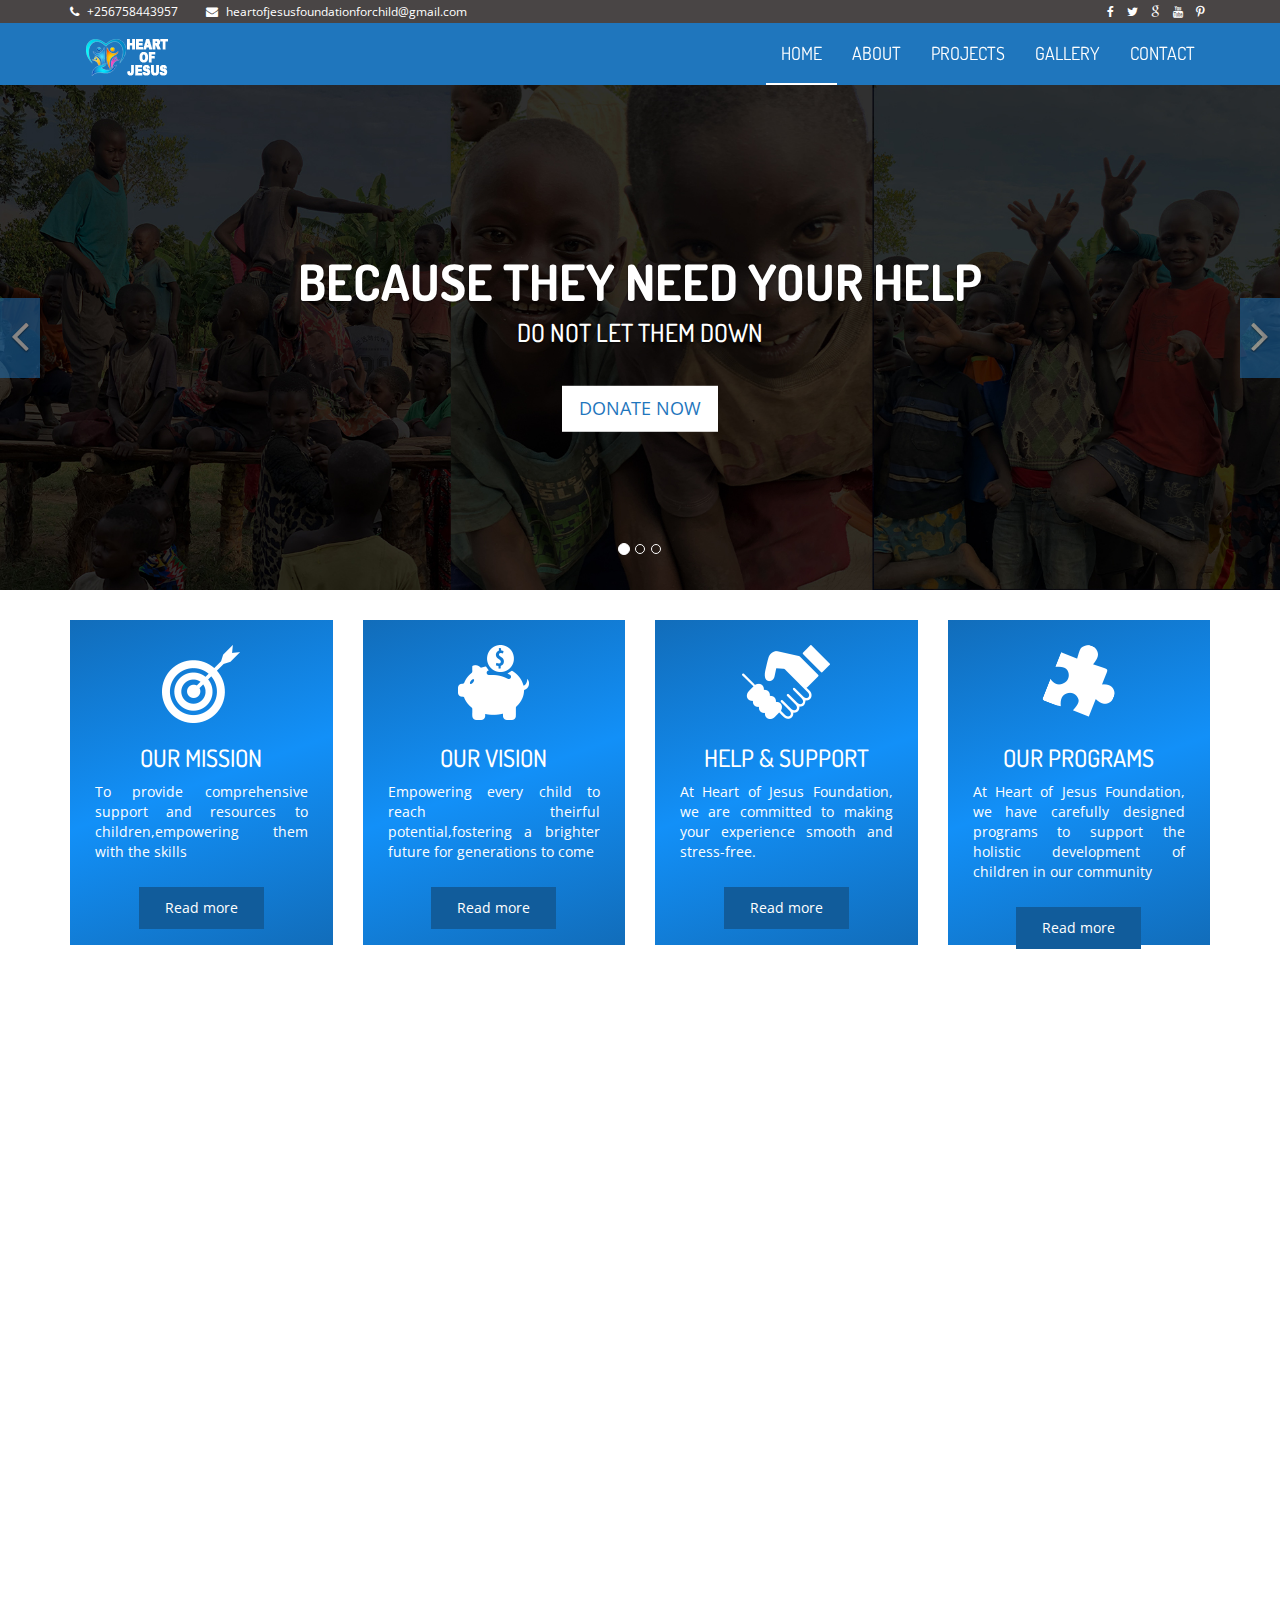
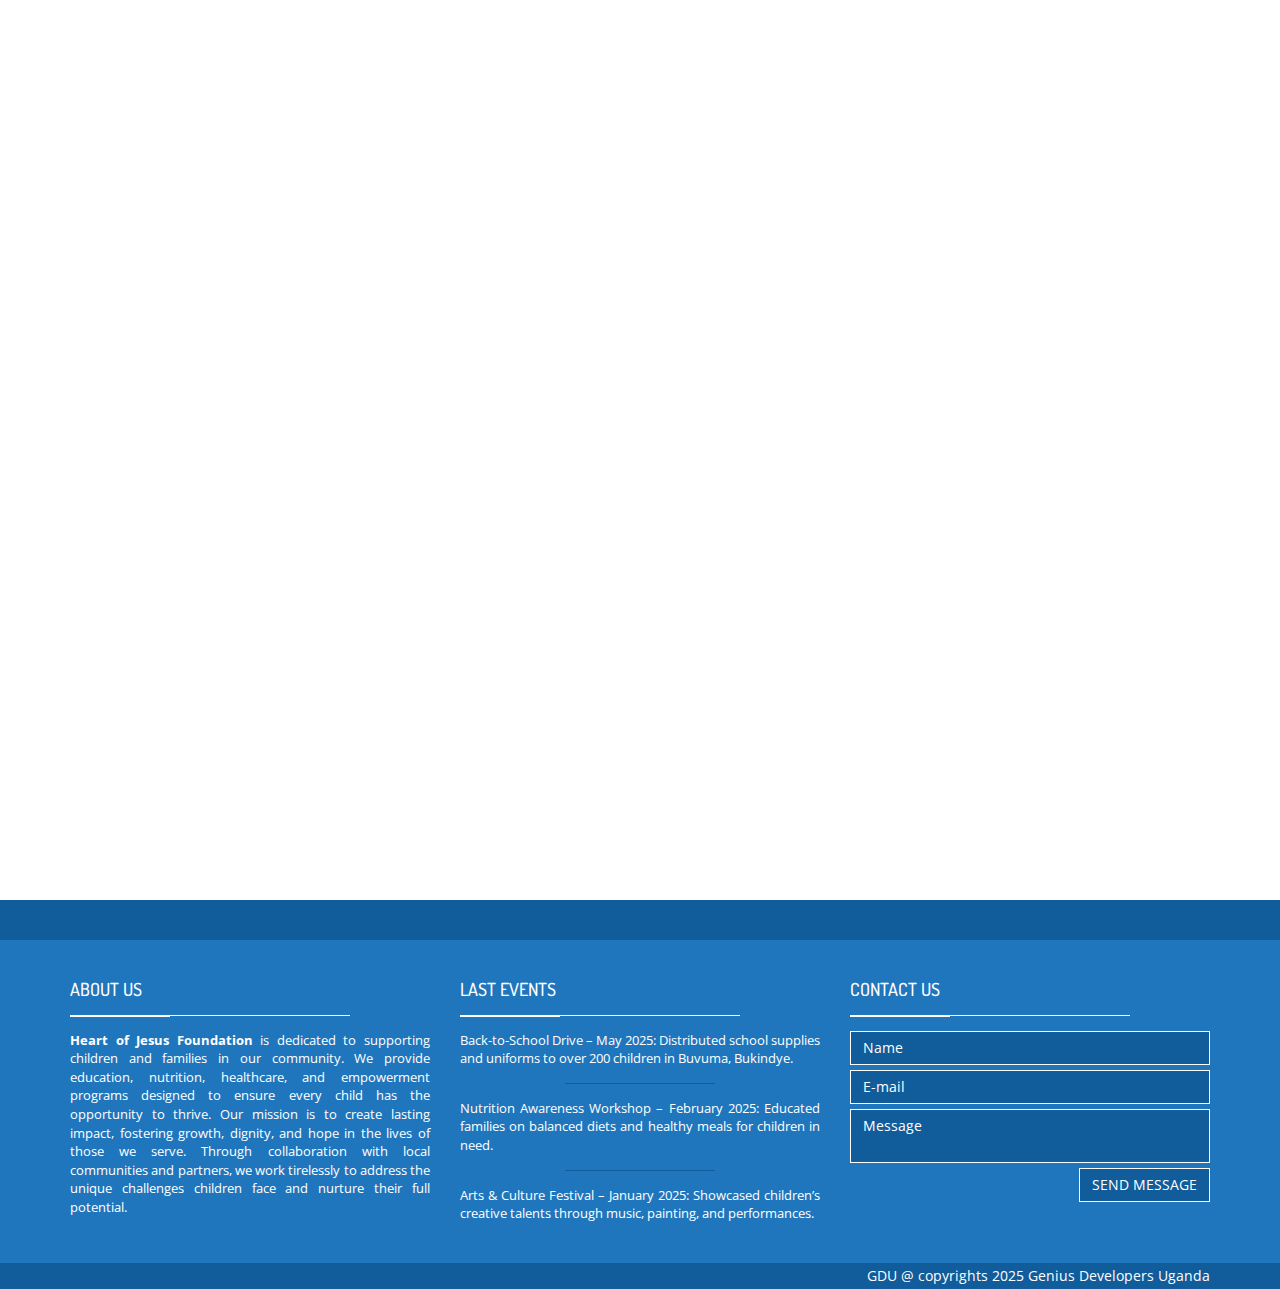
<file: index.html>
<!DOCTYPE html>
<html class="no-js">
    <head>
        <meta charset="utf-8">
        <title>HOME| Heart of Jesus Foundation</title>
        <meta name="description" content="">
        <meta name="viewport" content="width=device-width, initial-scale=1">
        <!-- Fonts -->
        <link href='http://fonts.googleapis.com/css?family=Open+Sans:400,300,700' rel='stylesheet' type='text/css'>
        <link href='http://fonts.googleapis.com/css?family=Dosis:400,700' rel='stylesheet' type='text/css'>

        <!-- Bootsrap -->
        <link rel="stylesheet" href="assets/css/bootstrap.min.css">

        <!-- Font awesome -->
        <link rel="stylesheet" href="assets/css/font-awesome.min.css">

        <!-- Owl carousel -->
        <link rel="stylesheet" href="assets/css/owl.carousel.css">

        <!-- Template main Css -->
        <link rel="stylesheet" href="assets/css/style.css">
        
        <!-- Modernizr -->
        <script src="assets/js/modernizr-2.6.2.min.js"></script>


    </head>

    <body>


    <header class="main-header">
        
    
        <nav class="navbar navbar-static-top">

            <div class="navbar-top">

              <div class="container">
                  <div class="row">

                    <div class="col-sm-6 col-xs-12">

                        <ul class="list-unstyled list-inline header-contact">
                            <li> <i class="fa fa-phone"></i> <a href="tel:+256758443957">+256758443957 </a> </li>
                             <li> <i class="fa fa-envelope"></i> <a href="mailto:heartofjesusfoundationforchild@gmail.com">heartofjesusfoundationforchild@gmail.com</a> </li>
                       </ul> <!-- /.header-contact  -->
                      
                    </div>

                    <div class="col-sm-6 col-xs-12 text-right">

                        <ul class="list-unstyled list-inline header-social">

                            <li> <a href="https://www.facebook.com/p/Heart-of-Jesus-foundation-for-children-in-uganda-61570922365468/"> <i class="fa fa-facebook"></i> </a> </li>
                            <li> <a href="https://www.google.com/search?q=Heart+of+Jesus+foundation+for+children&sca_esv=f4ed0b1fee17cd81&rlz=1C1VDKB_enUG1144UG1144&sxsrf=AE3TifOIUsMfuW5bhIB_AhnByiaCW-LCDA%3A1766058778360&ei=GutDaYDcFciA9u8PuJXTsQI&ved=0ahUKEwiA0YvRiceRAxVIgP0HHbjKNCYQ4dUDCBE&uact=5&oq=Heart+of+Jesus+foundation+for+children&gs_lp=[base64]&sclient=gws-wiz-serp"> <i class="fa fa-twitter"></i>  </a> </li>
                            <li> <a href="https://www.google.com/search?q=Heart+of+Jesus+foundation+for+children&sca_esv=f4ed0b1fee17cd81&rlz=1C1VDKB_enUG1144UG1144&sxsrf=AE3TifOIUsMfuW5bhIB_AhnByiaCW-LCDA%3A1766058778360&ei=GutDaYDcFciA9u8PuJXTsQI&ved=0ahUKEwiA0YvRiceRAxVIgP0HHbjKNCYQ4dUDCBE&uact=5&oq=Heart+of+Jesus+foundation+for+children&gs_lp=[base64]&sclient=gws-wiz-serp"> <i class="fa fa-google"></i>  </a> </li>
                            <li> <a href="https://www.google.com/search?q=Heart+of+Jesus+foundation+for+children&sca_esv=f4ed0b1fee17cd81&rlz=1C1VDKB_enUG1144UG1144&sxsrf=AE3TifOIUsMfuW5bhIB_AhnByiaCW-LCDA%3A1766058778360&ei=GutDaYDcFciA9u8PuJXTsQI&ved=0ahUKEwiA0YvRiceRAxVIgP0HHbjKNCYQ4dUDCBE&uact=5&oq=Heart+of+Jesus+foundation+for+children&gs_lp=[base64]&sclient=gws-wiz-serp"> <i class="fa fa-youtube"></i>  </a> </li>
                            <li> <a href="https://www.instagram.com/accounts/login/?next=%2Fheart_of_jesus_for_children"> <i class="fa fa fa-pinterest-p"></i>  </a> </li>
                       </ul> <!-- /.header-social  -->
                      
                    </div>


                  </div>
              </div>

            </div>

            <div class="navbar-main">
              
              <div class="container">

                <div class="navbar-header">
                  <button type="button" class="navbar-toggle collapsed" data-toggle="collapse" data-target="#navbar" aria-expanded="false" aria-controls="navbar">

                    <span class="sr-only">Toggle navigation</span>
                    <span class="icon-bar"></span>
                    <span class="icon-bar"></span>
                    <span class="icon-bar"></span>

                  </button>
                  
                  <a class="navbar-brand" href="index.html"><img src="assets/images/sadaka-logo.png" alt=""></a>
                  
                </div>

                <div id="navbar" class="navbar-collapse collapse pull-right">

                  <ul class="nav navbar-nav">

                    <li><a class="is-active" href="index.html">HOME</a></li>
                    <li><a href="about.html">ABOUT</a></li>
                    <li class="has-child"><a href="causes-single.html">PROJECTS</a>
                    </li>
                    <li><a href="gallery.html">GALLERY</a></li>
                    <li><a href="contact.html">CONTACT</a></li>

                  </ul>

                </div> <!-- /#navbar -->

              </div> <!-- /.container -->
              
            </div> <!-- /.navbar-main -->


        </nav> 

    </header> <!-- /. main-header -->




    <!-- Carousel
    ================================================== -->
    <div id="homeCarousel" class="carousel slide carousel-home" data-ride="carousel">

          <!-- Indicators -->
          <ol class="carousel-indicators">
            <li data-target="#homeCarousel" data-slide-to="0" class="active"></li>
            <li data-target="#homeCarousel" data-slide-to="1"></li>
            <li data-target="#homeCarousel" data-slide-to="2"></li>
          </ol>

          <div class="carousel-inner" role="listbox">

            <div class="item active">

              <img src="assets/images/slider/home-slider-1.jpg" alt="">

              <div class="container">

                <div class="carousel-caption">

                  <h2 class="carousel-title bounceInDown animated slow">Because they need your help</h2>
                  <h4 class="carousel-subtitle bounceInUp animated slow ">Do not let them down</h4>
                  <a href="donate.html" class="btn btn-lg btn-secondary hidden-xs bounceInUp animated slow" data-toggle="modal" data-target="#donateModal">DONATE NOW</a>

                </div> <!-- /.carousel-caption -->

              </div>

            </div> <!-- /.item -->


            <div class="item ">

              <img src="assets/images/slider/home-slider-2.jpg" alt="">

              <div class="container">

                <div class="carousel-caption">

                  <h2 class="carousel-title bounceInDown animated slow">Together we can improve their lives</h2>
                  <h4 class="carousel-subtitle bounceInUp animated slow"> So let's do it !</h4>
                  <a href="donate.html" class="btn btn-lg btn-secondary hidden-xs bounceInUp animated" data-toggle="modal" data-target="#donateModal">DONATE NOW</a>

                </div> <!-- /.carousel-caption -->

              </div>

            </div> <!-- /.item -->




            <div class="item ">

              <img src="assets/images/slider/home-slider-3.jpg" alt="">

              <div class="container">

                <div class="carousel-caption">

                  <h2 class="carousel-title bounceInDown animated slow" >A penny is a lot of money, if you have not got a penny.</h2>
                  <h4 class="carousel-subtitle bounceInUp animated slow">You can make the diffrence !</h4>
                  <a href="donate.html" class="btn btn-lg btn-secondary hidden-xs bounceInUp animated slow" data-toggle="modal" data-target="#donateModal">DONATE NOW</a>

                </div> <!-- /.carousel-caption -->

              </div>

            </div> <!-- /.item -->

          </div>

          <a class="left carousel-control" href="#homeCarousel" role="button" data-slide="prev">
            <span class="fa fa-angle-left" aria-hidden="true"></span>
            <span class="sr-only">Previous</span>
          </a>

          <a class="right carousel-control" href="#homeCarousel" role="button" data-slide="next">
            <span class="fa fa-angle-right" aria-hidden="true"></span>
            <span class="sr-only">Next</span>
          </a>

    </div><!-- /.carousel -->

    <div class="section-home about-us fadeIn animated">

        <div class="container">

            <div class="row">

                <div class="col-md-3 col-sm-6">
                
                  <div class="about-us-col">

                        <div class="col-icon-wrapper">
                          <img src="assets/images/icons/our-mission-icon.png" alt="">
                        </div>
                        <h3 class="col-title">our mission</h3>
                        <div class="col-details">

                          <p>To provide comprehensive support and resources to children,empowering them with the skills</p>
                          
                        </div>
                        <a href="#" class="btn btn-primary"> Read more </a>
                    
                  </div>
                  
                </div>


                <div class="col-md-3 col-sm-6">
                
                  <div class="about-us-col">

                        <div class="col-icon-wrapper">
                          <img src="assets/images/icons/make-donation-icon.png" alt="">
                        </div>
                        <h3 class="col-title">Our Vision</h3>
                        <div class="col-details">

                          <p>Empowering every child to reach theirful potential,fostering a brighter future for generations to come</p>
                          
                        </div>
                        <a href="#" class="btn btn-primary"> Read more </a>
                    
                  </div>
                  
                </div>


                <div class="col-md-3 col-sm-6">
                
                  <div class="about-us-col">

                        <div class="col-icon-wrapper">
                          <img src="assets/images/icons/help-icon.png" alt="">
                        </div>
                        <h3 class="col-title">Help & support</h3>
                        <div class="col-details">

                          <p>At Heart of Jesus Foundation, we are committed to making your experience smooth and stress-free.</p>
                          
                        </div>
                        <a href="#" class="btn btn-primary"> Read more </a>
                    
                  </div>
                  
                </div>


                <div class="col-md-3 col-sm-6">
                
                  <div class="about-us-col">

                        <div class="col-icon-wrapper">
                          <img src="assets/images/icons/programs-icon.png" alt="">
                        </div>
                        <h3 class="col-title">our programs</h3>
                        <div class="col-details">

                          <p>At Heart of Jesus Foundation, we have carefully designed programs to support the holistic development of children in our community</p>
                          
                        </div>
                        <a href="#" class="btn btn-primary"> Read more </a>
                    
                  </div>
                  
                </div>
                

                
            </div>

        </div>
      
    </div> <!-- /.about-us -->

    <div class="section-home home-reasons">

        <div class="container">

            <div class="row">
                
                <div class="col-md-6">

                    <div class="reasons-col animate-onscroll fadeIn">

                        <img src="assets/images/reasons/we-fight-togother.jpg" alt="">

                        <div class="reasons-titles">

                            <h3 class="reasons-title">We fight together</h3>
                            <h5 class="reason-subtitle">Your support is valuable</h5>
                            
                        </div>

                        <div class="on-hover hidden-xs">
                            
                                <p>Heart of Jesus Foundation is a 5-year-old non-profit organization dedicated to supporting children and families in our community. We work tirelessly to address the unique challenges that children face, including hunger, poverty, lack of education, and limited access to healthcare.

                                  Our mission is to create opportunities for every child to reach their full potential. Through our programs and services, we provide education support, nutritious meals, healthcare assistance, and community outreach initiatives.
                                  
                                  We believe that every child deserves a chance to thrive, and we are committed to making a positive, lasting impact in their lives. By collaborating with local communities, partners, and volunteers, we aim to foster a nurturing environment where children can grow, learn, and succeed..</p>
</div>
                    </div>
                    
                </div>


                <div class="col-md-6">

                    <div class="reasons-col animate-onscroll fadeIn">

                        <img src="assets/images/reasons/we-care-about.jpg" alt="">

                        <div class="reasons-titles">

                            <h3 class="reasons-title">WE care about others</h3>
                            <h5 class="reason-subtitle">Save the future, save a child</h5>
                            
                        </div>

                        <div class="on-hover hidden-xs">
                            
                                <p>Heart of Jesus Foundation is a 5-year-old non-profit organization dedicated to supporting children and families in our community. We work tirelessly to address the unique challenges that children face, including hunger, poverty, lack of education, and limited access to healthcare.

                                  Our mission is to create opportunities for every child to reach their full potential. Through our programs and services, we provide education support, nutritious meals, healthcare assistance, and community outreach initiatives.
                                  
                                  We believe that every child deserves a chance to thrive, and we are committed to making a positive, lasting impact in their lives. By collaborating with local communities, partners, and volunteers, we aim to foster a nurturing environment where children can grow, learn, and succeed..</p>
       </div>


                    </div>
                    
                </div>


            </div>
          
  

        </div>
      

    </div> <!-- /.home-reasons -->

    <div class="section-home our-causes animate-onscroll fadeIn">

        <div class="container">

            <h2 class="title-style-1">Our Projects <span class="title-under"></span></h2>

            <div class="row">

                <div class="col-md-3 col-sm-6">

                    <div class="cause">

                        <img src="assets/images/causes/cause-hunger.jpg" alt="" class="cause-img">

                        <div class="progress cause-progress">
                          <div class="progress-bar" role="progressbar" aria-valuenow="30" aria-valuemin="0" aria-valuemax="100" style="width: 30%;">
                            FOOD
                          </div>
                        </div>

                        <h4 class="cause-title"><a href="#">HUNGER AND POVERTY </a></h4>
                        <div class="cause-details">
                          At Heart of Jesus Foundation, we recognize that hunger and poverty are among the biggest barriers preventing children from thriving. Our programs are designed to provide immediate relief and long-term solutions to help families and children overcome these challenges..
                        </div>

                        <div class="btn-holder text-center">

                          <a href="donate.html" class="btn btn-primary" data-toggle="modal" data-target="#donateModal"> DONATE NOW</a>
                          
                        </div>

                        

                    </div> <!-- /.cause -->
                    
                </div> 

                <div class="col-md-3 col-sm-6">

                    <div class="cause">

                        <img src="assets/images/causes/cause-education.jpg" alt="" class="cause-img">

                        <div class="progress cause-progress">
                          <div class="progress-bar" role="progressbar" aria-valuenow="60" aria-valuemin="0" aria-valuemax="100" style="width: 60%;">
                            MATERIALS
                          </div>
                        </div>

                        <h4 class="cause-title"><a href="#">EDUCATION AND TRAINING</a></h4>
                        <div class="cause-details">
                        We recognize that lack of education and skills is among the biggest barriers preventing children from reaching their potential. Our programs are designed to provide quality learning and practical training to help children and youth develop the knowledge and abilities..
                        </div>

                        <div class="btn-holder text-center">

                          <a href="donate.html" class="btn btn-primary" data-toggle="modal" data-target="#donateModal"> DONATE NOW</a>
                          
                        </div>

                        

                    </div> <!-- /.cause -->
                    
                </div>


                <div class="col-md-3 col-sm-6">

                    <div class="cause">

                        <img src="assets/images/causes/cause-rights.jpg" alt="" class="cause-img">

                        <div class="progress cause-progress">
                          <div class="progress-bar" role="progressbar" aria-valuenow="40" aria-valuemin="0" aria-valuemax="100" style="width: 40%;">
                            JUSTICE
                          </div>
                        </div>

                        <h4 class="cause-title"><a href="#">HUMAN RIGHTS</a></h4>
                        <div class="cause-details">
                          At Heart of Jesus Foundation, we recognize that protecting human rights is among the biggest barriers preventing children and families from living with dignity. Our programs are designed to ensure awareness, protection, friendship, security and advocacy for all..
                        </div>

                        <div class="btn-holder text-center">

                          <a href="donate.html" class="btn btn-primary" data-toggle="modal" data-target="#donateModal"> DONATE NOW</a>
                          
                        </div>

                        

                    </div> <!-- /.cause -->
                    
                </div>

                <div class="col-md-3 col-sm-6">

                    <div class="cause">

                        <img src="assets/images/causes/cause-culture.jpg" alt="" class="cause-img">

                        <div class="progress cause-progress">
                          <div class="progress-bar" role="progressbar" aria-valuenow="60" aria-valuemin="0" aria-valuemax="100" style="width: 60%;">
                            TRADITIONS
                          </div>
                        </div>

                        <h4 class="cause-title"><a href="#">ARTS AND CULTURE </a></h4>
                        <div class="cause-details">
                          At Heart of Jesus Foundation, we recognize that promoting arts and culture is among the biggest barriers preventing children and communities from fully expressing themselves creatively. Our programs are designed to encourage participation, and development of artistic talents..
                        </div>

                        <div class="btn-holder text-center">

                          <a href="donate.html" class="btn btn-primary" data-toggle="modal" data-target="#donateModal"> DONATE NOW</a>
                          
                        </div>

                        

                    </div> <!-- /.cause -->
                    
                </div>

            </div>

        </div>
        
    </div> <!-- /.our-causes -->

    




    <div class="section-home our-sponsors animate-onscroll fadeIn">
    
        <div class="container">

            <h2 class="title-style-1">Our Dialogue <span class="title-under"></span></h2>

            <ul class="owl-carousel list-unstyled list-sponsors">

              <li> <img src="assets/images/sponsors/bus.png" alt=""></li>
              <li> <img src="assets/images/sponsors/wikimedia.png" alt=""></li>
              <li> <img src="assets/images/sponsors/one-world.png" alt=""></li>
              <li> <img src="assets/images/sponsors/wikiversity.png" alt=""></li>
              <li> <img src="assets/images/sponsors/united-nations.png" alt=""></li>

              <li> <img src="assets/images/sponsors/bus.png" alt=""></li>
              <li> <img src="assets/images/sponsors/wikimedia.png" alt=""></li>
              <li> <img src="assets/images/sponsors/one-world.png" alt=""></li>
              <li> <img src="assets/images/sponsors/wikiversity.png" alt=""></li>
              <li> <img src="assets/images/sponsors/united-nations.png" alt=""></li>

            </ul>

        </div>

    </div> <!-- /.our-sponsors -->


    


    <footer class="main-footer">

        <div class="footer-top">
            
        </div>


        <div class="footer-main">
            <div class="container">
                
                <div class="row">
                    <div class="col-md-4">

                        <div class="footer-col">

                            <h4 class="footer-title">About us <span class="title-under"></span></h4>

                            <div class="footer-content">

                                <p>
                                    <strong>Heart of Jesus Foundation</strong> is dedicated to supporting children and families in our community. We provide education, nutrition, healthcare, and empowerment programs designed to ensure every child has the opportunity to thrive. Our mission is to create lasting impact, fostering growth, dignity, and hope in the lives of those we serve. Through collaboration with local communities and partners, we work tirelessly to address the unique challenges children face and nurture their full potential.
                                
                            </div>
                            
                        </div>

                    </div>

                    <div class="col-md-4">
                      <div class="footer-col">
                          <h4 class="footer-title">LAST EVENTS <span class="title-under"></span></h4>
                          <div class="footer-content">
                              <ul class="tweets list-unstyled">
                                  <li class="tweet">
                                      Back-to-School Drive – May 2025: Distributed school supplies and uniforms to over 200 children in Buvuma, Bukindye.
                                  </li>
                                  <li class="tweet">
                                      Nutrition Awareness Workshop – February 2025: Educated families on balanced diets and healthy meals for children in need.
                                  </li>
                                  <li class="tweet">
                                      Arts & Culture Festival – January 2025: Showcased children’s creative talents through music, painting, and performances.
                                  </li>
                              </ul>
                          </div>
                      </div>
                  </div>
                  
                    <div class="col-md-4">

                        <div class="footer-col">

                            <h4 class="footer-title">Contact us <span class="title-under"></span></h4>

                            <div class="footer-content">

                                <div class="footer-form">
                                    
                                    <div class="footer-form" >
                                    
                                    <form action="php/mail.php" class="ajax-form">

                                        <div class="form-group">
                                            <input type="text" name="name" class="form-control" placeholder="Name" required>
                                        </div>

                                         <div class="form-group">
                                            <input type="email" name="email" class="form-control" placeholder="E-mail" required>
                                        </div>

                                        <div class="form-group">
                                            <textarea name="message" class="form-control" placeholder="Message" required></textarea>
                                        </div>

                                        <div class="form-group alerts">
                        
                                            <div class="alert alert-success" role="alert">
                                              
                                            </div>

                                            <div class="alert alert-danger" role="alert">
                                              
                                            </div>
                                            
                                        </div>

                                         <div class="form-group">
                                            <button type="submit" class="btn btn-submit pull-right">Send message</button>
                                        </div>
                                        
                                    </form>

                                </div>

                                </div>
                            </div>
                            
                        </div>

                    </div>
                    <div class="clearfix"></div>



                </div>
                
                
            </div>

            
        </div>

        <div class="footer-bottom">

            <div class="container text-right">
                GDU @ copyrights 2025 <a href="https://omunenevevo.github.io/gdu/" target="_blank">Genius Developers Uganda</a>
            </div>
        </div>
        
    </footer> <!-- main-footer -->




    <!-- Donate Modal -->
    <div class="modal fade" id="donateModal" tabindex="-1" role="dialog" aria-labelledby="donateModalLabel" aria-hidden="true">

      <div class="modal-dialog">
        <div class="modal-content">
          <div class="modal-header">
            <button type="button" class="close" data-dismiss="modal" aria-label="Close"><span aria-hidden="true">&times;</span></button>
            <h4 class="modal-title" id="donateModalLabel">DONATE NOW</h4>
          </div>
          <div class="modal-body">

                <form class="form-donation">

                        <h3 class="title-style-1 text-center">Thank you for your donation <span class="title-under"></span>  </h3>

                        <div class="row">

                            <div class="form-group col-md-12 ">
                                <input type="text" class="form-control" id="amount" placeholder="AMOUNT(€)">
                            </div>

                        </div>


                        <div class="row">
                            <div class="form-group col-md-6">
                                <input type="text" class="form-control" name="firstName" placeholder="First name*">
                            </div>

                            <div class="form-group col-md-6">
                                <input type="text" class="form-control" name="lastName" placeholder="Last name*">
                            </div>
                        </div>


                        <div class="row">

                            <div class="form-group col-md-6">
                                <input type="text" class="form-control" name="email" placeholder="Email*">
                            </div>

                            <div class="form-group col-md-6">
                                <input type="text" class="form-control" name="phone" placeholder="Phone">
                            </div>

                        </div>

                        <div class="row">

                            <div class="form-group col-md-12">
                                <input type="text" class="form-control" name="address" placeholder="Address">
                            </div>

                        </div>


                        <div class="row">

                            <div class="form-group col-md-12">
                                <textarea cols="30" rows="4" class="form-control" name="note" placeholder="Additional note"></textarea>
                            </div>

                        </div>

                        <div class="row">

                            <div class="form-group col-md-12">
                                <button type="submit" class="btn btn-primary pull-right" name="donateNow" >DONATE NOW</button>
                            </div>

                        </div>



                       
                    
                </form>
            
          </div>
        </div>
      </div>

    </div> <!-- /.modal -->





    <!--  Scripts
    ================================================== -->

    <!-- jQuery -->
    <script src="//ajax.googleapis.com/ajax/libs/jquery/1.11.1/jquery.min.js"></script>
    <script>window.jQuery || document.write('<script src="assets/js/jquery-1.11.1.min.js"><\/script>')</script>

    <!-- Bootsrap javascript file -->
    <script src="assets/js/bootstrap.min.js"></script>
    
    <!-- owl carouseljavascript file -->
    <script src="assets/js/owl.carousel.min.js"></script>

    <!-- Template main javascript -->
    <script src="assets/js/main.js"></script>

    <!-- Google Analytics: change UA-XXXXX-X to be your site's ID. -->
    <script>
        (function(b,o,i,l,e,r){b.GoogleAnalyticsObject=l;b[l]||(b[l]=
        function(){(b[l].q=b[l].q||[]).push(arguments)});b[l].l=+new Date;
        e=o.createElement(i);r=o.getElementsByTagName(i)[0];
        e.src='//www.google-analytics.com/analytics.js';
        r.parentNode.insertBefore(e,r)}(window,document,'script','ga'));
        ga('create','UA-XXXXX-X');ga('send','pageview');
    </script>

    </body>
</html>
</file>
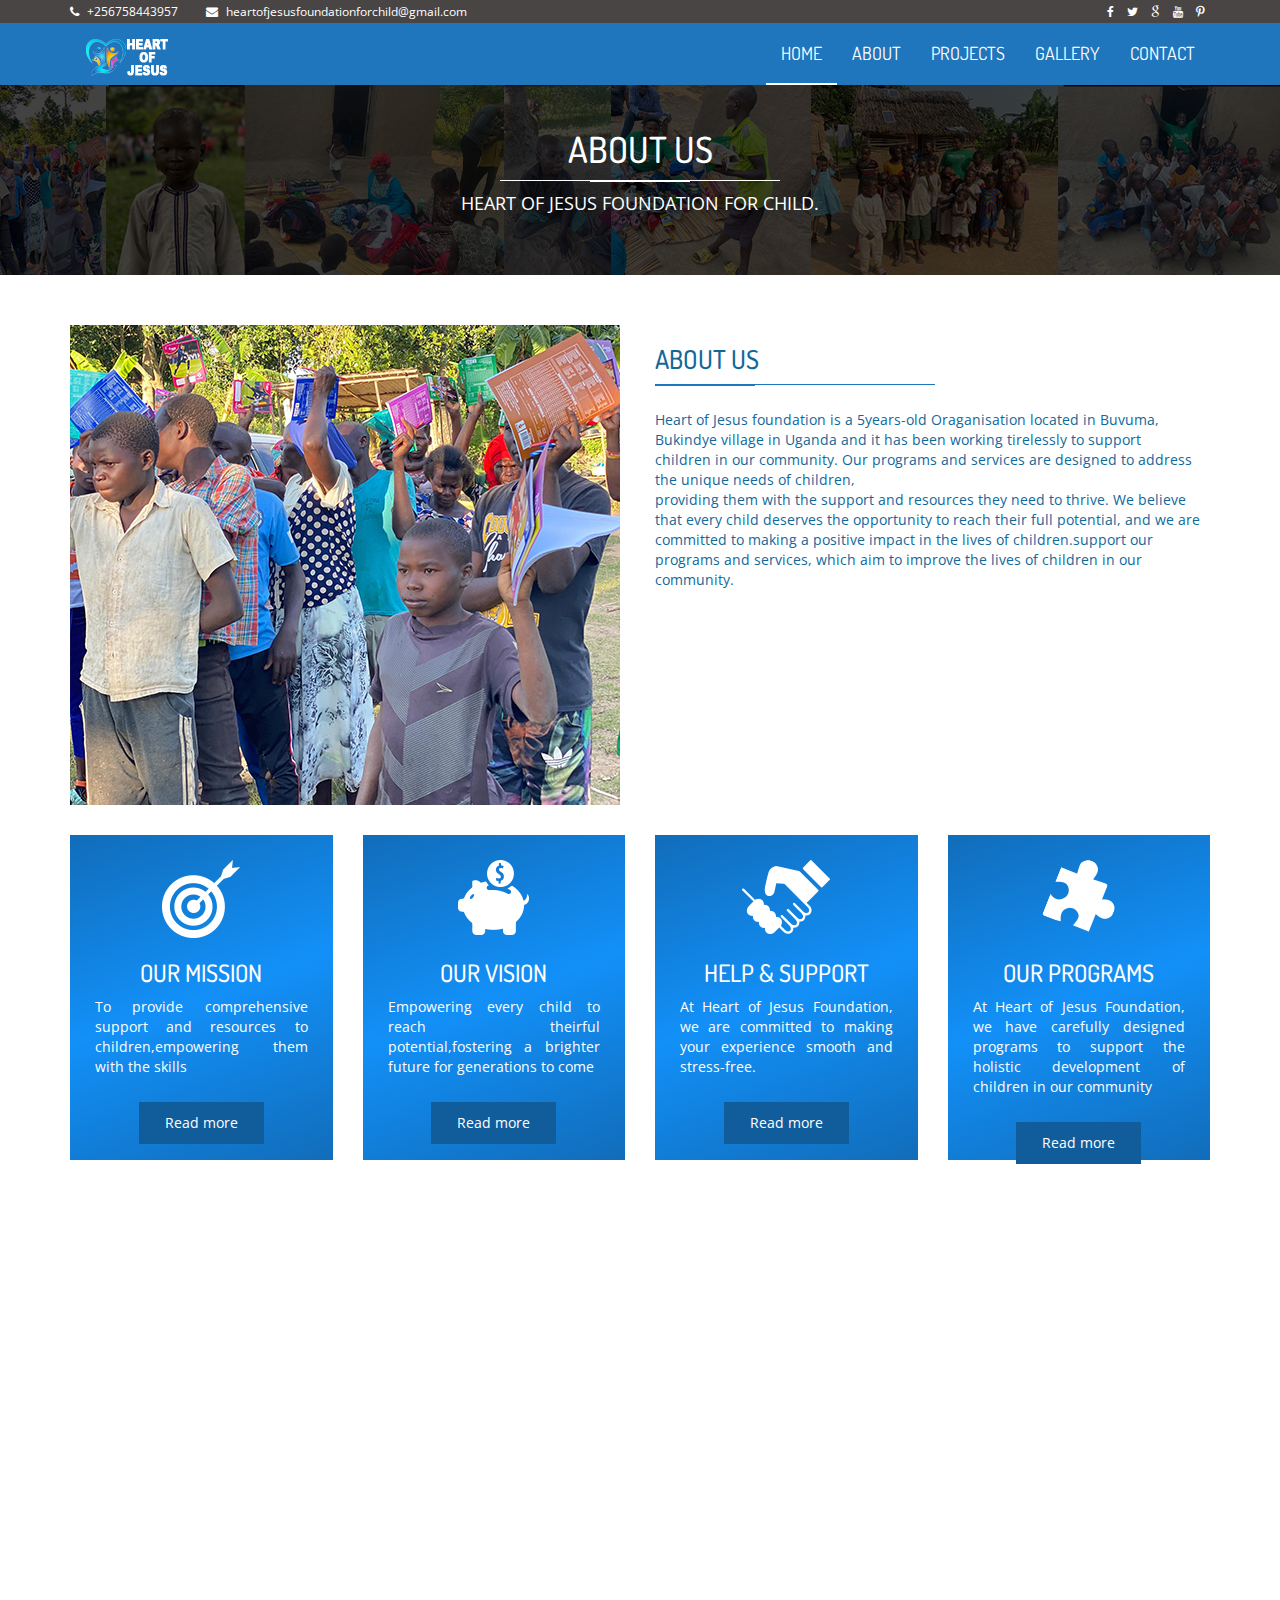
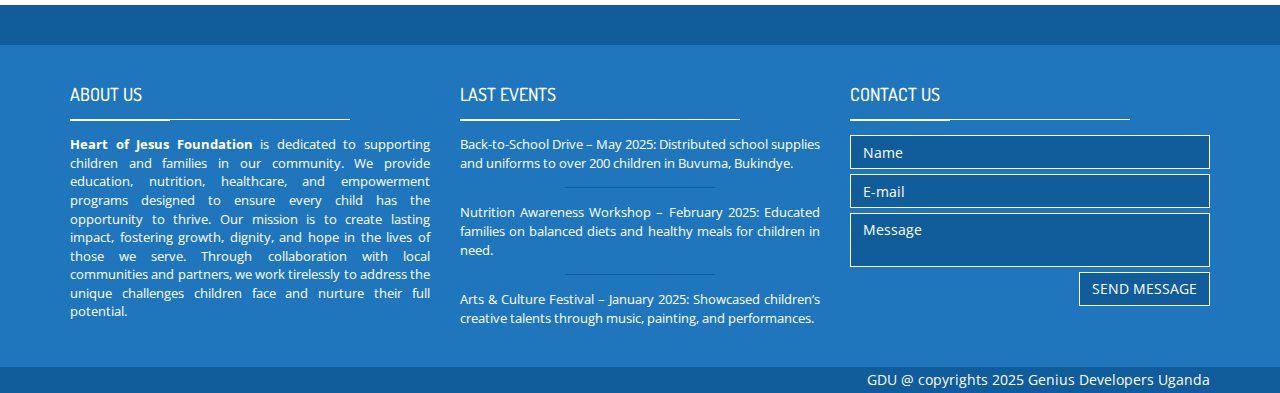
<file: about.html>
<!DOCTYPE html>
<html class="no-js">
    <head>
        <meta charset="utf-8">
        <title>About | Charity / Non-profit responsive Bootstrap HTML5 template</title>
        <meta name="description" content="">
        <meta name="viewport" content="width=device-width, initial-scale=1">

        <!-- Fonts -->
        <link href='http://fonts.googleapis.com/css?family=Open+Sans:400,300,700' rel='stylesheet' type='text/css'>
        <link href='http://fonts.googleapis.com/css?family=Dosis:400,700' rel='stylesheet' type='text/css'>

        <!-- Bootsrap -->
        <link rel="stylesheet" href="assets/css/bootstrap.min.css">

        <!-- Font awesome -->
        <link rel="stylesheet" href="assets/css/font-awesome.min.css">

        <!-- Template main Css -->
        <link rel="stylesheet" href="assets/css/style.css">
        
        <!-- Modernizr -->
        <script src="assets/js/modernizr-2.6.2.min.js"></script>


    </head>
    <body>
    <!-- NAVBAR
    ================================================== -->

    <header class="main-header">
        
    
        <nav class="navbar navbar-static-top">

            <div class="navbar-top">

              <div class="container">
                  <div class="row">

                    <div class="col-sm-6 col-xs-12">

                        <ul class="list-unstyled list-inline header-contact">
                            <li> <i class="fa fa-phone"></i> <a href="tel:+256758443957">+256758443957 </a> </li>
                             <li> <i class="fa fa-envelope"></i> <a href="mailto:heartofjesusfoundationforchild@gmail.com">heartofjesusfoundationforchild@gmail.com</a> </li>
                       </ul> <!-- /.header-contact  -->
                      
                    </div>

                    <div class="col-sm-6 col-xs-12 text-right">

                        <ul class="list-unstyled list-inline header-social">

                            <li> <a href="https://www.facebook.com/p/Heart-of-Jesus-foundation-for-children-in-uganda-61570922365468/"> <i class="fa fa-facebook"></i> </a> </li>
                            <li> <a href="https://www.google.com/search?q=Heart+of+Jesus+foundation+for+children&sca_esv=f4ed0b1fee17cd81&rlz=1C1VDKB_enUG1144UG1144&sxsrf=AE3TifOIUsMfuW5bhIB_AhnByiaCW-LCDA%3A1766058778360&ei=GutDaYDcFciA9u8PuJXTsQI&ved=0ahUKEwiA0YvRiceRAxVIgP0HHbjKNCYQ4dUDCBE&uact=5&oq=Heart+of+Jesus+foundation+for+children&gs_lp=[base64]&sclient=gws-wiz-serp"> <i class="fa fa-twitter"></i>  </a> </li>
                            <li> <a href="https://www.google.com/search?q=Heart+of+Jesus+foundation+for+children&sca_esv=f4ed0b1fee17cd81&rlz=1C1VDKB_enUG1144UG1144&sxsrf=AE3TifOIUsMfuW5bhIB_AhnByiaCW-LCDA%3A1766058778360&ei=GutDaYDcFciA9u8PuJXTsQI&ved=0ahUKEwiA0YvRiceRAxVIgP0HHbjKNCYQ4dUDCBE&uact=5&oq=Heart+of+Jesus+foundation+for+children&gs_lp=[base64]&sclient=gws-wiz-serp"> <i class="fa fa-google"></i>  </a> </li>
                            <li> <a href="https://www.google.com/search?q=Heart+of+Jesus+foundation+for+children&sca_esv=f4ed0b1fee17cd81&rlz=1C1VDKB_enUG1144UG1144&sxsrf=AE3TifOIUsMfuW5bhIB_AhnByiaCW-LCDA%3A1766058778360&ei=GutDaYDcFciA9u8PuJXTsQI&ved=0ahUKEwiA0YvRiceRAxVIgP0HHbjKNCYQ4dUDCBE&uact=5&oq=Heart+of+Jesus+foundation+for+children&gs_lp=[base64]&sclient=gws-wiz-serp"> <i class="fa fa-youtube"></i>  </a> </li>
                            <li> <a href="https://www.instagram.com/accounts/login/?next=%2Fheart_of_jesus_for_children"> <i class="fa fa fa-pinterest-p"></i>  </a> </li>
                       </ul> <!-- /.header-social  -->
                      
                    </div>


                  </div>
              </div>

            </div>

            <div class="navbar-main">
              
              <div class="container">

                <div class="navbar-header">
                  <button type="button" class="navbar-toggle collapsed" data-toggle="collapse" data-target="#navbar" aria-expanded="false" aria-controls="navbar">

                    <span class="sr-only">Toggle navigation</span>
                    <span class="icon-bar"></span>
                    <span class="icon-bar"></span>
                    <span class="icon-bar"></span>

                  </button>
                  
                  <a class="navbar-brand" href="index.html"><img src="assets/images/sadaka-logo.png" alt=""></a>
                  
                </div>

                <div id="navbar" class="navbar-collapse collapse pull-right">

                  <ul class="nav navbar-nav">

                    <li><a class="is-active" href="index.html">HOME</a></li>
                    <li><a href="about.html">ABOUT</a></li>
                    <li class="has-child"><a href="causes-single.html">PROJECTS</a>
                    </li>
                    <li><a href="gallery.html">GALLERY</a></li>
                    <li><a href="contact.html">CONTACT</a></li>

                  </ul>

                </div> <!-- /#navbar -->

              </div> <!-- /.container -->
              
            </div> <!-- /.navbar-main -->


        </nav> 

    </header> <!-- /. main-header -->


	<div class="page-heading text-center">

		<div class="container zoomIn animated">
			
			<h1 class="page-title">ABOUT US <span class="title-under"></span></h1>
			<p class="page-description">
				HEART OF JESUS FOUNDATION FOR CHILD.
			</p>
			
		</div>

	</div>

	<div class="main-container">

		<div class="container">

			<div class="row fadeIn animated">

				<div class="col-md-6">

					<img src="assets/images/about-us.jpg" alt="" class="img-responsive">

				</div>

				<div class="col-md-6">

					<h2 class="title-style-2">ABOUT US <span class="title-under"></span></h2>

					<p>Heart of Jesus foundation is a 5years-old Oraganisation located in Buvuma, Bukindye village in Uganda and it has been working tirelessly to support <br>
                     children in our community. Our programs and services are designed to address the unique 
                         needs of children,<br> providing them with the support and resources they need to thrive.
                          We believe that every child deserves the opportunity to reach their full potential, 
                          and we are <br>committed to making a positive impact in the lives of children.support
                           our programs 
                        and services, which aim to improve the lives of children in our <br> community.</p>
					
				</div>

			</div> <!-- /.row -->

			<div class="section-home about-us">


			            <div class="row">

			                <div class="col-md-3 col-sm-6">
			                
			                  <div class="about-us-col">

			                        <div class="col-icon-wrapper">
			                          <img src="assets/images/icons/our-mission-icon.png" alt="">
			                        </div>
			                        <h3 class="col-title">our mission</h3>
			                        <div class="col-details">

			                          <p>To provide comprehensive support and resources to children,empowering them with the skills</p>
			                          
			                        </div>
			                        <a href="#" class="btn btn-primary"> Read more </a>
			                    
			                  </div>
			                  
			                </div>


			                <div class="col-md-3 col-sm-6">
			                
			                  <div class="about-us-col">

			                        <div class="col-icon-wrapper">
			                          <img src="assets/images/icons/make-donation-icon.png" alt="">
			                        </div>
			                        <h3 class="col-title">Our Vision </h3>
			                        <div class="col-details">

			                          <p>Empowering every child to reach theirful potential,fostering a brighter future for generations to come</p>
			                          
			                        </div>
			                        <a href="#" class="btn btn-primary"> Read more </a>
			                    
			                  </div>
			                  
			                </div>


			                <div class="col-md-3 col-sm-6">
			                
			                  <div class="about-us-col">

			                        <div class="col-icon-wrapper">
			                          <img src="assets/images/icons/help-icon.png" alt="">
			                        </div>
			                        <h3 class="col-title">Help & support</h3>
			                        <div class="col-details">

			                          <p>At Heart of Jesus Foundation, we are committed to making your experience smooth and stress-free.</p>
			                          
			                        </div>
			                        <a href="#" class="btn btn-primary"> Read more </a>
			                    
			                  </div>
			                  
			                </div>


			                <div class="col-md-3 col-sm-6">
			                
			                  <div class="about-us-col">

			                        <div class="col-icon-wrapper">
			                          <img src="assets/images/icons/programs-icon.png" alt="">
			                        </div>
			                        <h3 class="col-title">our programs</h3>
			                        <div class="col-details">

			                          <p>At Heart of Jesus Foundation, we have carefully designed programs to support the holistic development of children in our community

</p>
			                          
			                        </div>
			                        <a href="#" class="btn btn-primary"> Read more </a>
			                    
			                  </div>
			                  
			                </div>
			                

			                
			            </div> <!-- /.row -->

			      
			    </div> 

		</div> <!-- /.about-us -->


	    <div class="our-team animate-onscroll fadeIn">

	        <div class="container">

	            <h2 class="title-style-1">Our Work <span class="title-under"></span></h2>

	            <div class="row">

	                <div class="col-md-3 col-sm-6">

	                    <div class="team-member">

	                        <div class="thumnail">

	                            <img src="assets/images/team/member-1.jpg" alt="" class="cause-img">
	                            
	                        </div>



	                        <h4 class="member-name">Alleviate poverty and suffering </h4>
	                        

	                    </div> <!-- /.team-member -->
	                    
	                </div>

	                <div class="col-md-3 col-sm-6">

	                    <div class="team-member">

	                        <div class="thumnail">

	                            <img src="assets/images/team/member-3.jpg" alt="" class="cause-img">
	                            
	                        </div>



	                        <h4 class="member-name">Promote education and knowledge</h4>

	                        

	                    </div> <!-- /.team-member -->
	                    
	                </div>


	                <div class="col-md-3 col-sm-6">

	                    <div class="team-member">

	                        <div class="thumnail">

	                            <img src="assets/images/team/member-4.jpg" alt="" class="cause-img">
	                            
	                        </div>



	                        <h4 class="member-name">Advance health and well-being</h4>

	                        

	                    </div> <!-- /.team-member -->
	                    
	                </div>


	                <div class="col-md-3 col-sm-6">

	                    <div class="team-member">

	                        <div class="thumnail">

	                            <img src="assets/images/team/member-2.jpg" alt="" class="cause-img">
	                            
	                        </div>



	                        <h4 class="member-name">Support community development</h4>

	                        

	                    </div> <!-- /.team-member -->
	                    
	                </div>

	            </div> <!-- /.row -->

	        </div>

	    </div>
		


	</div>


    <footer class="main-footer">

        <div class="footer-top">
            
        </div>


        <div class="footer-main">
            <div class="container">
                
                <div class="row">
                    <div class="col-md-4">

                        <div class="footer-col">

                            <h4 class="footer-title">About us <span class="title-under"></span></h4>

                            <div class="footer-content">

                                <p>
                                    <strong>Heart of Jesus Foundation</strong> is dedicated to supporting children and families in our community. We provide education, nutrition, healthcare, and empowerment programs designed to ensure every child has the opportunity to thrive. Our mission is to create lasting impact, fostering growth, dignity, and hope in the lives of those we serve. Through collaboration with local communities and partners, we work tirelessly to address the unique challenges children face and nurture their full potential.
                                
                            </div>
                            
                        </div>

                    </div>

                    <div class="col-md-4">
                      <div class="footer-col">
                          <h4 class="footer-title">LAST EVENTS <span class="title-under"></span></h4>
                          <div class="footer-content">
                              <ul class="tweets list-unstyled">
                                  <li class="tweet">
                                      Back-to-School Drive – May 2025: Distributed school supplies and uniforms to over 200 children in Buvuma, Bukindye.
                                  </li>
                                  <li class="tweet">
                                      Nutrition Awareness Workshop – February 2025: Educated families on balanced diets and healthy meals for children in need.
                                  </li>
                                  <li class="tweet">
                                      Arts & Culture Festival – January 2025: Showcased children’s creative talents through music, painting, and performances.
                                  </li>
                              </ul>
                          </div>
                      </div>
                  </div>
                  
                    <div class="col-md-4">

                        <div class="footer-col">

                            <h4 class="footer-title">Contact us <span class="title-under"></span></h4>

                            <div class="footer-content">

                                <div class="footer-form">
                                    
                                    <div class="footer-form" >
                                    
                                    <form action="php/mail.php" class="ajax-form">

                                        <div class="form-group">
                                            <input type="text" name="name" class="form-control" placeholder="Name" required>
                                        </div>

                                         <div class="form-group">
                                            <input type="email" name="email" class="form-control" placeholder="E-mail" required>
                                        </div>

                                        <div class="form-group">
                                            <textarea name="message" class="form-control" placeholder="Message" required></textarea>
                                        </div>

                                        <div class="form-group alerts">
                        
                                            <div class="alert alert-success" role="alert">
                                              
                                            </div>

                                            <div class="alert alert-danger" role="alert">
                                              
                                            </div>
                                            
                                        </div>

                                         <div class="form-group">
                                            <button type="submit" class="btn btn-submit pull-right">Send message</button>
                                        </div>
                                        
                                    </form>

                                </div>

                                </div>
                            </div>
                            
                        </div>

                    </div>
                    <div class="clearfix"></div>



                </div>
                
                
            </div>

            
        </div>

        <div class="footer-bottom">

            <div class="container text-right">
                GDU @ copyrights 2025 <a href="https://omunenevevo.github.io/gdu/" target="_blank">Genius Developers Uganda</a>
            </div>
        </div>
        
    </footer>
       
        
        <!-- jQuery -->
        <script src="//ajax.googleapis.com/ajax/libs/jquery/1.11.1/jquery.min.js"></script>
        <script>window.jQuery || document.write('<script src="assets/js/jquery-1.11.1.min.js"><\/script>')</script>

        <!-- Bootsrap javascript file -->
        <script src="assets/js/bootstrap.min.js"></script>


        <!-- Template main javascript -->
        <script src="assets/js/main.js"></script>

        <!-- Google Analytics: change UA-XXXXX-X to be your site's ID. -->
        <script>
            (function(b,o,i,l,e,r){b.GoogleAnalyticsObject=l;b[l]||(b[l]=
            function(){(b[l].q=b[l].q||[]).push(arguments)});b[l].l=+new Date;
            e=o.createElement(i);r=o.getElementsByTagName(i)[0];
            e.src='//www.google-analytics.com/analytics.js';
            r.parentNode.insertBefore(e,r)}(window,document,'script','ga'));
            ga('create','UA-XXXXX-X');ga('send','pageview');
        </script>
    </body>
</html>
</file>
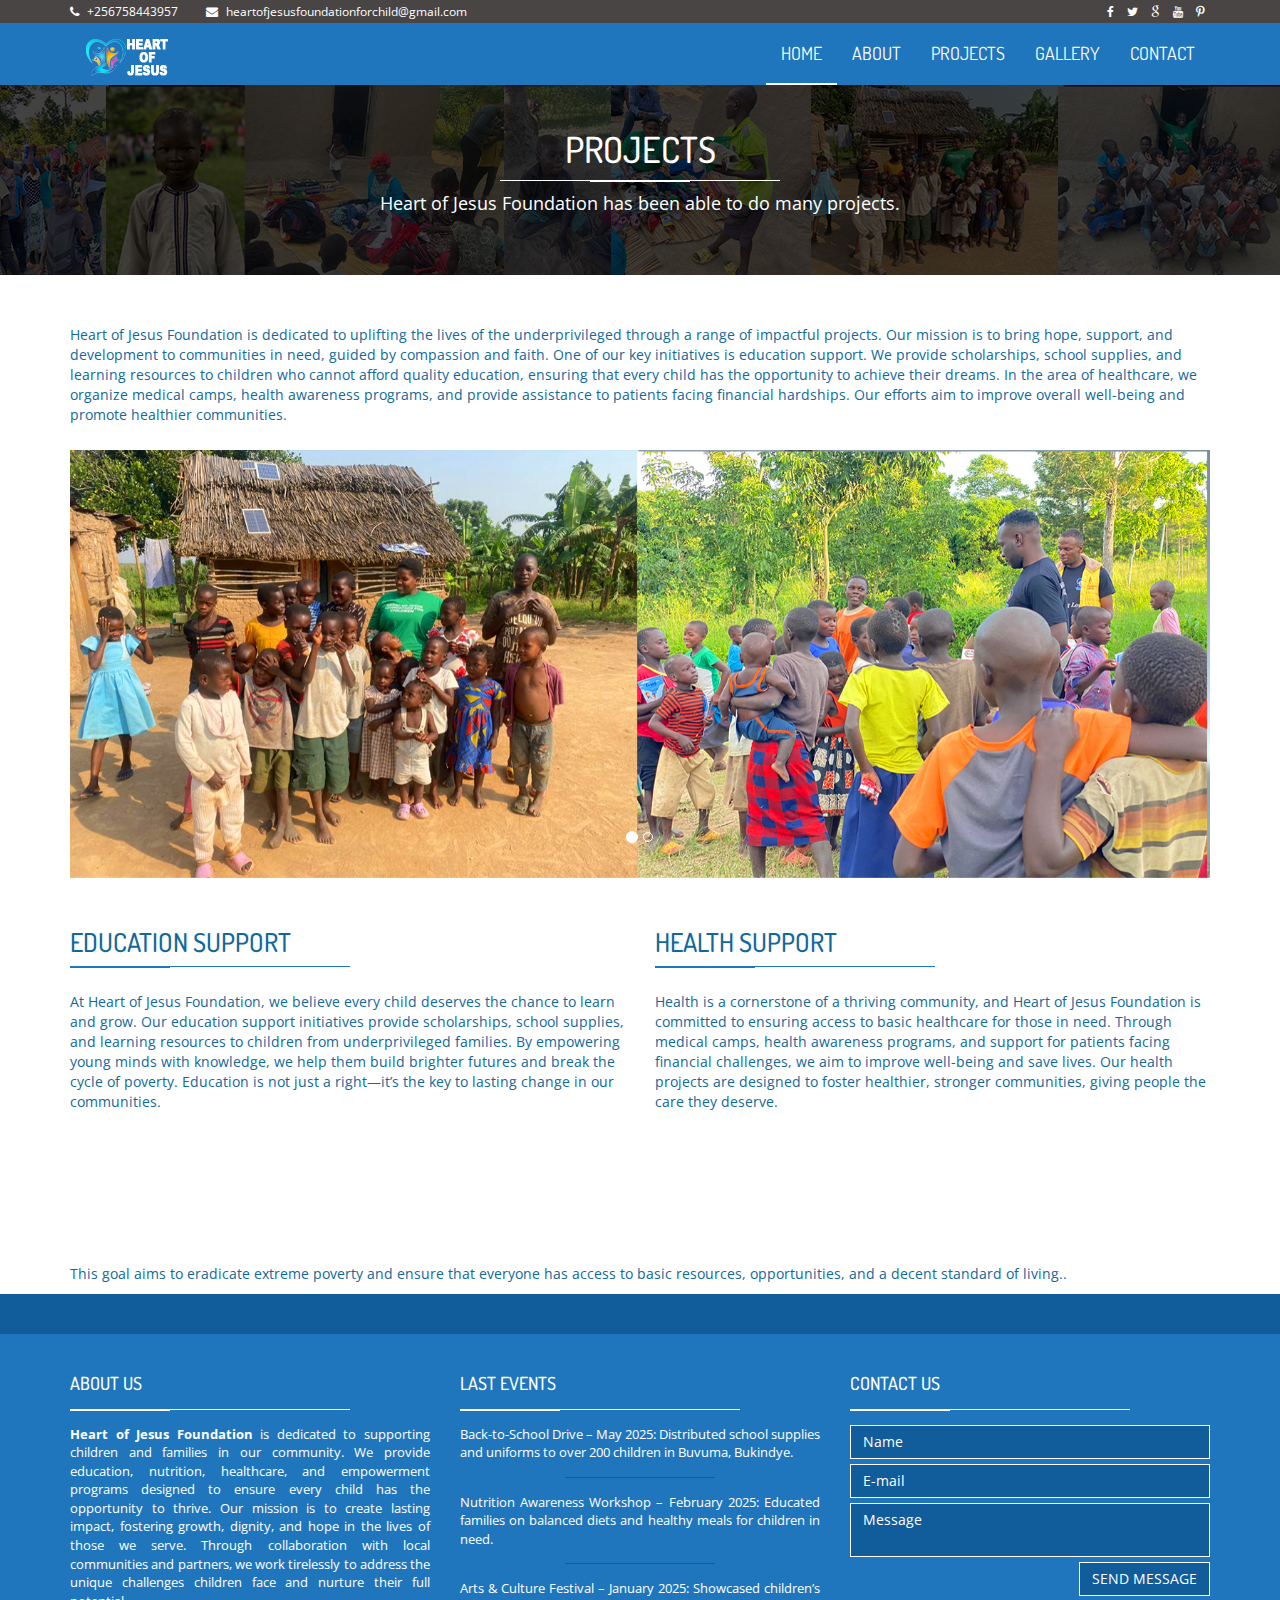
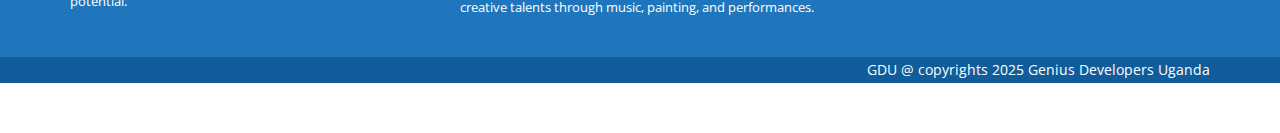
<file: causes-single.html>
<!DOCTYPE html>
<html class="no-js">
    <head>
        <meta charset="utf-8">
        <title>Projects | Heart of Jesus Foundation</title>
        <meta name="description" content="">
        <meta name="viewport" content="width=device-width, initial-scale=1">

        <!-- Fonts -->
        <link href='http://fonts.googleapis.com/css?family=Open+Sans:400,300,700' rel='stylesheet' type='text/css'>
        <link href='http://fonts.googleapis.com/css?family=Dosis:400,700' rel='stylesheet' type='text/css'>

        <!-- Bootsrap -->
        <link rel="stylesheet" href="assets/css/bootstrap.min.css">


        <!-- Font awesome -->
        <link rel="stylesheet" href="assets/css/font-awesome.min.css">

        <!-- PrettyPhoto -->
        <link rel="stylesheet" href="assets/css/prettyPhoto.css">

        <!-- Template main Css -->
        <link rel="stylesheet" href="assets/css/style.css">
        
        <!-- Modernizr -->
        <script src="assets/js/modernizr-2.6.2.min.js"></script>


    </head>
    <body>
    <!-- NAVBAR
    ================================================== -->

    <header class="main-header">
        
    
        <nav class="navbar navbar-static-top">

            <div class="navbar-top">

              <div class="container">
                  <div class="row">

                    <div class="col-sm-6 col-xs-12">

                        <ul class="list-unstyled list-inline header-contact">
                            <li> <i class="fa fa-phone"></i> <a href="tel:+256758443957">+256758443957 </a> </li>
                             <li> <i class="fa fa-envelope"></i> <a href="mailto:heartofjesusfoundationforchild@gmail.com">heartofjesusfoundationforchild@gmail.com</a> </li>
                       </ul> <!-- /.header-contact  -->
                      
                    </div>

                    <div class="col-sm-6 col-xs-12 text-right">

                        <ul class="list-unstyled list-inline header-social">

                            <li> <a href="https://www.facebook.com/p/Heart-of-Jesus-foundation-for-children-in-uganda-61570922365468/"> <i class="fa fa-facebook"></i> </a> </li>
                            <li> <a href="https://www.google.com/search?q=Heart+of+Jesus+foundation+for+children&sca_esv=f4ed0b1fee17cd81&rlz=1C1VDKB_enUG1144UG1144&sxsrf=AE3TifOIUsMfuW5bhIB_AhnByiaCW-LCDA%3A1766058778360&ei=GutDaYDcFciA9u8PuJXTsQI&ved=0ahUKEwiA0YvRiceRAxVIgP0HHbjKNCYQ4dUDCBE&uact=5&oq=Heart+of+Jesus+foundation+for+children&gs_lp=[base64]&sclient=gws-wiz-serp"> <i class="fa fa-twitter"></i>  </a> </li>
                            <li> <a href="https://www.google.com/search?q=Heart+of+Jesus+foundation+for+children&sca_esv=f4ed0b1fee17cd81&rlz=1C1VDKB_enUG1144UG1144&sxsrf=AE3TifOIUsMfuW5bhIB_AhnByiaCW-LCDA%3A1766058778360&ei=GutDaYDcFciA9u8PuJXTsQI&ved=0ahUKEwiA0YvRiceRAxVIgP0HHbjKNCYQ4dUDCBE&uact=5&oq=Heart+of+Jesus+foundation+for+children&gs_lp=[base64]&sclient=gws-wiz-serp"> <i class="fa fa-google"></i>  </a> </li>
                            <li> <a href="https://www.google.com/search?q=Heart+of+Jesus+foundation+for+children&sca_esv=f4ed0b1fee17cd81&rlz=1C1VDKB_enUG1144UG1144&sxsrf=AE3TifOIUsMfuW5bhIB_AhnByiaCW-LCDA%3A1766058778360&ei=GutDaYDcFciA9u8PuJXTsQI&ved=0ahUKEwiA0YvRiceRAxVIgP0HHbjKNCYQ4dUDCBE&uact=5&oq=Heart+of+Jesus+foundation+for+children&gs_lp=[base64]&sclient=gws-wiz-serp"> <i class="fa fa-youtube"></i>  </a> </li>
                            <li> <a href="https://www.instagram.com/accounts/login/?next=%2Fheart_of_jesus_for_children"> <i class="fa fa fa-pinterest-p"></i>  </a> </li>
                       </ul> <!-- /.header-social  -->
                      
                    </div>


                  </div>
              </div>

            </div>

            <div class="navbar-main">
              
              <div class="container">

                <div class="navbar-header">
                  <button type="button" class="navbar-toggle collapsed" data-toggle="collapse" data-target="#navbar" aria-expanded="false" aria-controls="navbar">

                    <span class="sr-only">Toggle navigation</span>
                    <span class="icon-bar"></span>
                    <span class="icon-bar"></span>
                    <span class="icon-bar"></span>

                  </button>
                  
                  <a class="navbar-brand" href="index.html"><img src="assets/images/sadaka-logo.png" alt=""></a>
                  
                </div>

                <div id="navbar" class="navbar-collapse collapse pull-right">

                  <ul class="nav navbar-nav">

                    <li><a class="is-active" href="index.html">HOME</a></li>
                    <li><a href="about.html">ABOUT</a></li>
                    <li class="has-child"><a href="causes-single.html">PROJECTS</a></li>
                    <li><a href="gallery.html">GALLERY</a></li>
                    <li><a href="contact.html">CONTACT</a></li>

                  </ul>

                </div> <!-- /#navbar -->

              </div> <!-- /.container -->
              
            </div> <!-- /.navbar-main -->


        </nav> 

    </header> <!-- /. main-header -->


	<div class="page-heading text-center">

		<div class="container zoomIn animated">
			
			<h1 class="page-title">PROJECTS <span class="title-under"></span></h1>
			<p class="page-description">
				Heart of Jesus Foundation has been able to do many projects.
			</p>
			
		</div>

	</div>

	<div class="main-container">

		<div class="container">

			<div class="row">

				<div class="col-md-12 fadeIn animated">

					<p>
						Heart of Jesus Foundation is dedicated to uplifting the lives of the underprivileged through a range of impactful projects. Our mission is to bring hope, support, and development to communities in need, guided by compassion and faith.

One of our key initiatives is education support. We provide scholarships, school supplies, and learning resources to children who cannot afford quality education, ensuring that every child has the opportunity to achieve their dreams.

In the area of healthcare, we organize medical camps, health awareness programs, and provide assistance to patients facing financial hardships. Our efforts aim to improve overall well-being and promote healthier communities.
					</p>

				</div>

				<div class="col-md-12 fadeIn animated">

					<div id="cause-carousel" class="carousel slide cause-carousel" data-ride="carousel">

						  <!-- Indicators -->
						  <ol class="carousel-indicators">
						    <li data-target="#cause-carousel" data-slide-to="0" class="active"></li>
						    <li data-target="#cause-carousel" data-slide-to="1"></li>
						  </ol>

						  <!-- Wrapper for slides -->
						  <div class="carousel-inner" role="listbox">

						    <div class="item active">

						      <img src="assets/images/causes/slider/cause-slider-1.jpg" alt="">
						      
						    </div>

						    <div class="item">

						      <img src="assets/images/causes/slider/cause-slider-2.jpg" alt="">
						      
						    </div>

						  </div>
					</div>

				</div>

			</div>

			<div class="row fadeIn animated">

				<div class="col-md-6">

					<h2 class="title-style-2"> Education Support <span class="title-under"></span></h2>

					<p>
						At Heart of Jesus Foundation, we believe every child deserves the chance to learn and grow. Our education support initiatives provide scholarships, school supplies, and learning resources to children from underprivileged families. By empowering young minds with knowledge, we help them build brighter futures and break the cycle of poverty. Education is not just a right—it’s the key to lasting change in our communities.
					</p>

				</div>

				<div class="col-md-6">

					<h2 class="title-style-2"> Health Support <span class="title-under"></span></h2>

					<p>
						Health is a cornerstone of a thriving community, and Heart of Jesus Foundation is committed to ensuring access to basic healthcare for those in need. Through medical camps, health awareness programs, and support for patients facing financial challenges, we aim to improve well-being and save lives. Our health projects are designed to foster healthier, stronger communities, giving people the care they deserve.
					</p>

				</div>

			</div>

			<div class="row ">

				<div class="col-md-12 fadeIn animate-onscroll">

					<h2 class="title-style-2"> Sustainable Development Goals <span class="title-under"></span></h2>

					
						<div role="tabpanel">

							  <!-- Nav tabs -->
							  <ul class="nav nav-tabs" role="tablist">
							    <li role="presentation" class="active"><a href="#home" aria-controls="home" role="tab" data-toggle="tab">Poverty</a></li>
							    <li role="presentation"><a href="#profile" aria-controls="profile" role="tab" data-toggle="tab">Education</a></li>
							    <li role="presentation"><a href="#messages" aria-controls="messages" role="tab" data-toggle="tab">Health</a></li>
							    <li role="presentation"><a href="#settings" aria-controls="settings" role="tab" data-toggle="tab">Sanitation</a></li>
							  </ul>

							  <!-- Tab panes -->
							  <div class="tab-content">
							    <div role="tabpanel" class="tab-pane active" id="home">
							    	This goal aims to eradicate extreme poverty and ensure that everyone has access to basic resources, opportunities, and a decent standard of living..</div>
							    <div role="tabpanel" class="tab-pane" id="profile">
							    	Quality education ensures inclusive and equitable learning opportunities for all, empowering individuals to reach their full potential and contribute to society..</div>
							    <div role="tabpanel" class="tab-pane" id="messages">
							    	This goal focuses on ensuring healthy lives and promoting well-being for people of all ages, including access to healthcare, nutrition, and mental health support..</div>
							    <div role="tabpanel" class="tab-pane" id="settings">
							    	Access to safe water and sanitation is crucial for health and survival. This goal aims to provide clean water, improve hygiene, and manage water resources sustainably..</div>
							  </div>

						</div>

						<p></p>
					

				</div>

				
		</div>

		

		


	</div> <!-- /.main-container  -->
<footer class="main-footer">

        <div class="footer-top">
            
        </div>


        <div class="footer-main">
            <div class="container">
                
                <div class="row">
                    <div class="col-md-4">

                        <div class="footer-col">

                            <h4 class="footer-title">About us <span class="title-under"></span></h4>

                            <div class="footer-content">

                                <p>
                                    <strong>Heart of Jesus Foundation</strong> is dedicated to supporting children and families in our community. We provide education, nutrition, healthcare, and empowerment programs designed to ensure every child has the opportunity to thrive. Our mission is to create lasting impact, fostering growth, dignity, and hope in the lives of those we serve. Through collaboration with local communities and partners, we work tirelessly to address the unique challenges children face and nurture their full potential.
                                
                            </div>
                            
                        </div>

                    </div>

                    <div class="col-md-4">
                      <div class="footer-col">
                          <h4 class="footer-title">LAST EVENTS <span class="title-under"></span></h4>
                          <div class="footer-content">
                              <ul class="tweets list-unstyled">
                                  <li class="tweet">
                                      Back-to-School Drive – May 2025: Distributed school supplies and uniforms to over 200 children in Buvuma, Bukindye.
                                  </li>
                                  <li class="tweet">
                                      Nutrition Awareness Workshop – February 2025: Educated families on balanced diets and healthy meals for children in need.
                                  </li>
                                  <li class="tweet">
                                      Arts & Culture Festival – January 2025: Showcased children’s creative talents through music, painting, and performances.
                                  </li>
                              </ul>
                          </div>
                      </div>
                  </div>
                  
                    <div class="col-md-4">

                        <div class="footer-col">

                            <h4 class="footer-title">Contact us <span class="title-under"></span></h4>

                            <div class="footer-content">

                                <div class="footer-form">
                                    
                                    <div class="footer-form" >
                                    
                                    <form action="php/mail.php" class="ajax-form">

                                        <div class="form-group">
                                            <input type="text" name="name" class="form-control" placeholder="Name" required>
                                        </div>

                                         <div class="form-group">
                                            <input type="email" name="email" class="form-control" placeholder="E-mail" required>
                                        </div>

                                        <div class="form-group">
                                            <textarea name="message" class="form-control" placeholder="Message" required></textarea>
                                        </div>

                                        <div class="form-group alerts">
                        
                                            <div class="alert alert-success" role="alert">
                                              
                                            </div>

                                            <div class="alert alert-danger" role="alert">
                                              
                                            </div>
                                            
                                        </div>

                                         <div class="form-group">
                                            <button type="submit" class="btn btn-submit pull-right">Send message</button>
                                        </div>
                                        
                                    </form>

                                </div>

                                </div>
                            </div>
                            
                        </div>

                    </div>
                    <div class="clearfix"></div>



                </div>
                
                
            </div>

            
        </div>

        <div class="footer-bottom">

            <div class="container text-right">
                GDU @ copyrights 2025 <a href="https://omunenevevo.github.io/gdu/" target="_blank">Genius Developers Uganda</a>
            </div>
        </div>
        
    </footer>
       
        
        <!-- jQuery -->
        <script src="//ajax.googleapis.com/ajax/libs/jquery/1.11.1/jquery.min.js"></script>
        <script>window.jQuery || document.write('<script src="assets/js/jquery-1.11.1.min.js"><\/script>')</script>

        <!-- Bootsrap javascript file -->
        <script src="assets/js/bootstrap.min.js"></script>

        <!-- PrettyPhoto javascript file -->
        <script src="assets/js/jquery.prettyPhoto.js"></script>



        <!-- Google map  -->
        <script src="http://maps.google.com/maps/api/js?sensor=false&amp;libraries=places" type="text/javascript"></script>


        <!-- Template main javascript -->
        <script src="assets/js/main.js"></script>

        <!-- Google Analytics: change UA-XXXXX-X to be your site's ID. -->
        <script>
            (function(b,o,i,l,e,r){b.GoogleAnalyticsObject=l;b[l]||(b[l]=
            function(){(b[l].q=b[l].q||[]).push(arguments)});b[l].l=+new Date;
            e=o.createElement(i);r=o.getElementsByTagName(i)[0];
            e.src='//www.google-analytics.com/analytics.js';
            r.parentNode.insertBefore(e,r)}(window,document,'script','ga'));
            ga('create','UA-XXXXX-X');ga('send','pageview');
        </script>
    </body>
</html>
</file>
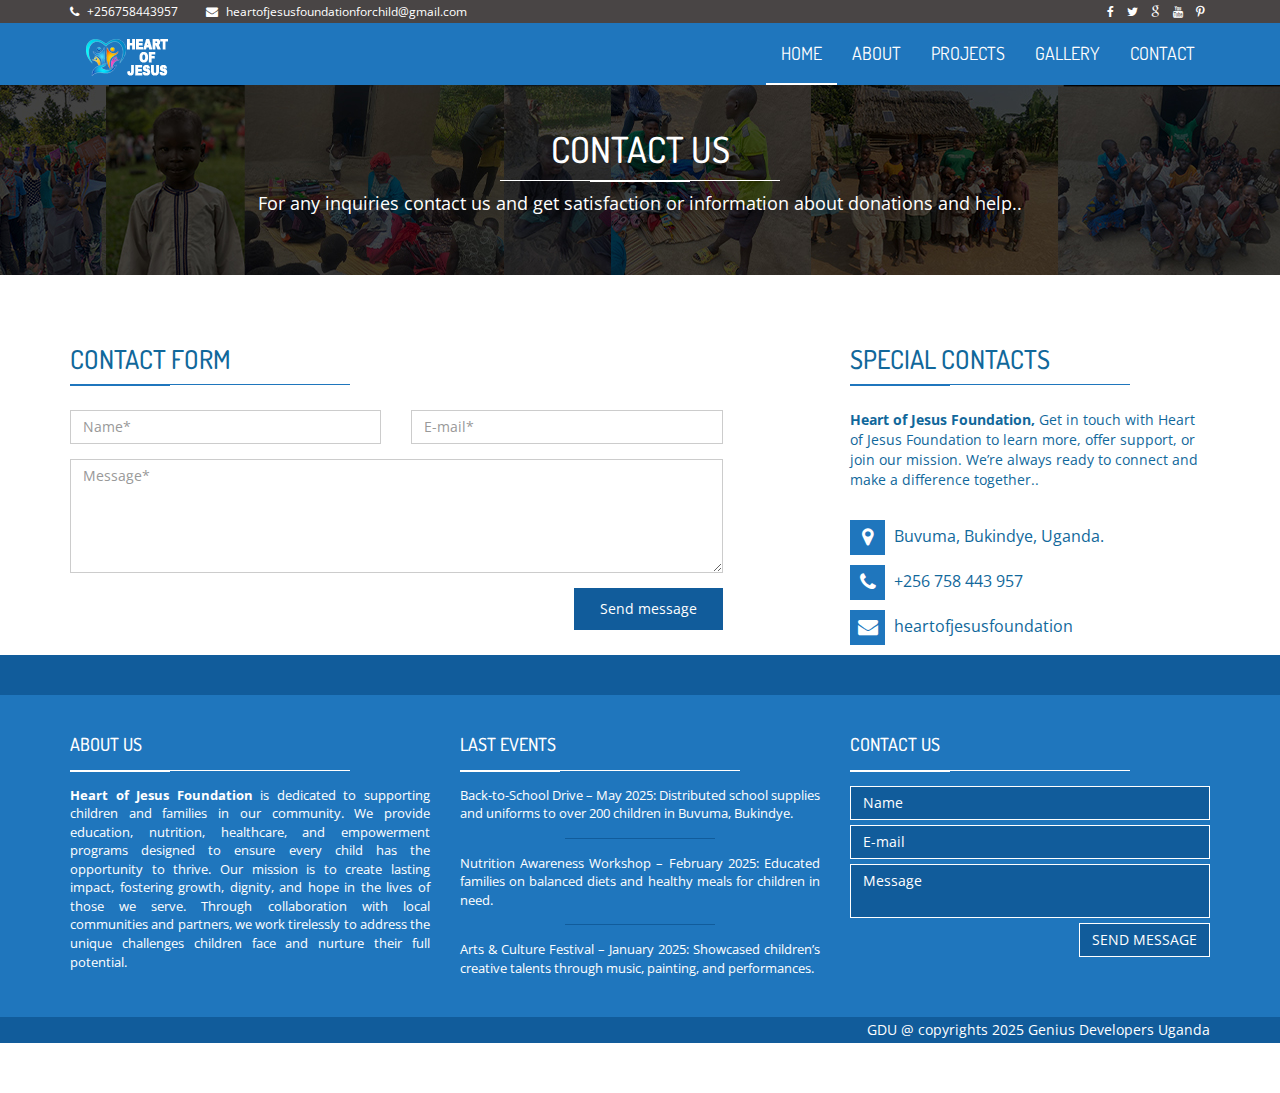
<file: contact.html>
<!DOCTYPE html>
<html class="no-js">
    <head>
        <meta charset="utf-8">
        <title>Contact | Heart of Jesus Foundation</title>
        <meta name="description" content="">
        <meta name="viewport" content="width=device-width, initial-scale=1">

        <!-- Fonts -->
        <link href='http://fonts.googleapis.com/css?family=Open+Sans:400,300,700' rel='stylesheet' type='text/css'>
        <link href='http://fonts.googleapis.com/css?family=Dosis:400,700' rel='stylesheet' type='text/css'>

        <!-- Bootsrap -->
        <link rel="stylesheet" href="assets/css/bootstrap.min.css">

        <!-- Font awesome -->
        <link rel="stylesheet" href="assets/css/font-awesome.min.css">

        <!-- Template main Css -->
        <link rel="stylesheet" href="assets/css/style.css">
        
        <!-- Modernizr -->
        <script src="assets/js/modernizr-2.6.2.min.js"></script>


    </head>
    <body>
    <!-- NAVBAR
    ================================================== -->

    <header class="main-header">
        
    
        <nav class="navbar navbar-static-top">

            <div class="navbar-top">

              <div class="container">
                  <div class="row">

                    <div class="col-sm-6 col-xs-12">

                        <ul class="list-unstyled list-inline header-contact">
                            <li> <i class="fa fa-phone"></i> <a href="tel:+256758443957">+256758443957 </a> </li>
                             <li> <i class="fa fa-envelope"></i> <a href="mailto:heartofjesusfoundationforchild@gmail.com">heartofjesusfoundationforchild@gmail.com</a> </li>
                       </ul> <!-- /.header-contact  -->
                      
                    </div>

                    <div class="col-sm-6 col-xs-12 text-right">

                        <ul class="list-unstyled list-inline header-social">

                            <li> <a href="https://www.facebook.com/p/Heart-of-Jesus-foundation-for-children-in-uganda-61570922365468/"> <i class="fa fa-facebook"></i> </a> </li>
                            <li> <a href="https://www.google.com/search?q=Heart+of+Jesus+foundation+for+children&sca_esv=f4ed0b1fee17cd81&rlz=1C1VDKB_enUG1144UG1144&sxsrf=AE3TifOIUsMfuW5bhIB_AhnByiaCW-LCDA%3A1766058778360&ei=GutDaYDcFciA9u8PuJXTsQI&ved=0ahUKEwiA0YvRiceRAxVIgP0HHbjKNCYQ4dUDCBE&uact=5&oq=Heart+of+Jesus+foundation+for+children&gs_lp=[base64]&sclient=gws-wiz-serp"> <i class="fa fa-twitter"></i>  </a> </li>
                            <li> <a href="https://www.google.com/search?q=Heart+of+Jesus+foundation+for+children&sca_esv=f4ed0b1fee17cd81&rlz=1C1VDKB_enUG1144UG1144&sxsrf=AE3TifOIUsMfuW5bhIB_AhnByiaCW-LCDA%3A1766058778360&ei=GutDaYDcFciA9u8PuJXTsQI&ved=0ahUKEwiA0YvRiceRAxVIgP0HHbjKNCYQ4dUDCBE&uact=5&oq=Heart+of+Jesus+foundation+for+children&gs_lp=[base64]&sclient=gws-wiz-serp"> <i class="fa fa-google"></i>  </a> </li>
                            <li> <a href="https://www.google.com/search?q=Heart+of+Jesus+foundation+for+children&sca_esv=f4ed0b1fee17cd81&rlz=1C1VDKB_enUG1144UG1144&sxsrf=AE3TifOIUsMfuW5bhIB_AhnByiaCW-LCDA%3A1766058778360&ei=GutDaYDcFciA9u8PuJXTsQI&ved=0ahUKEwiA0YvRiceRAxVIgP0HHbjKNCYQ4dUDCBE&uact=5&oq=Heart+of+Jesus+foundation+for+children&gs_lp=[base64]&sclient=gws-wiz-serp"> <i class="fa fa-youtube"></i>  </a> </li>
                            <li> <a href="https://www.instagram.com/accounts/login/?next=%2Fheart_of_jesus_for_children"> <i class="fa fa fa-pinterest-p"></i>  </a> </li>
                       </ul> <!-- /.header-social  -->
                      
                    </div>


                  </div>
              </div>

            </div>

            <div class="navbar-main">
              
              <div class="container">

                <div class="navbar-header">
                  <button type="button" class="navbar-toggle collapsed" data-toggle="collapse" data-target="#navbar" aria-expanded="false" aria-controls="navbar">

                    <span class="sr-only">Toggle navigation</span>
                    <span class="icon-bar"></span>
                    <span class="icon-bar"></span>
                    <span class="icon-bar"></span>

                  </button>
                  
                  <a class="navbar-brand" href="index.html"><img src="assets/images/sadaka-logo.png" alt=""></a>
                  
                </div>

                <div id="navbar" class="navbar-collapse collapse pull-right">

                  <ul class="nav navbar-nav">

                    <li><a class="is-active" href="index.html">HOME</a></li>
                    <li><a href="about.html">ABOUT</a></li>
                    <li class="has-child"><a href="causes-single.html">PROJECTS</a>
                    </li>
                    <li><a href="gallery.html">GALLERY</a></li>
                    <li><a href="contact.html">CONTACT</a></li>

                  </ul>

                </div> <!-- /#navbar -->

              </div> <!-- /.container -->
              
            </div> <!-- /.navbar-main -->


        </nav> 

    </header> <!-- /. main-header -->


	<div class="page-heading text-center">

		<div class="container zoomIn animated">
			
			<h1 class="page-title">CONTACT US <span class="title-under"></span></h1>
			<p class="page-description">
				For any inquiries contact us and get satisfaction or information about donations and help..
			</p>
			
		</div>

	</div>

	<div class="main-container fadeIn animated">

		<div class="container">

			<div class="row">

				<div class="col-md-7 col-sm-12 col-form">

					<h2 class="title-style-2">CONTACT FORM <span class="title-under"></span></h2>

					<form action="php/mail.php" class="contact-form ajax-form">

						<div class="row">

							<div class="form-group col-md-6">
	                            <input type="text" name="name" class="form-control" placeholder="Name*" required>
	                        </div>

	                         <div class="form-group col-md-6">
	                            <input type="email" name="email" class="form-control" placeholder="E-mail*" required>
	                        </div>
							
						</div>

                        <div class="form-group">
                            <textarea name="message" rows="5" class="form-control" placeholder="Message*" required></textarea>
                        </div>

                        <div class="form-group alerts">
                        
                        	<div class="alert alert-success" role="alert">
							  
							</div>

							<div class="alert alert-danger" role="alert">
							  
							</div>
							
                        </div>	

                         <div class="form-group">
                            <button type="submit" class="btn btn-primary pull-right">Send message</button>
                        </div>

                        <div class="clearfix"></div>

					</form>

				</div>

				<div class="col-md-4 col-md-offset-1 col-contact">

					<h2 class="title-style-2"> SPECIAL CONTACTS <span class="title-under"></span></h2>
					<p>
						<b>Heart of Jesus Foundation, </b> Get in touch with Heart of Jesus Foundation to learn more, offer support, or join our mission. We’re always ready to connect and make a difference together..
					</p>

					<div class="contact-items">

						<ul class="list-unstyled contact-items-list">
							<li class="contact-item"> <span class="contact-icon"> <i class="fa fa-map-marker"></i></span> Buvuma, Bukindye, Uganda.</li>
							<li class="contact-item">
    <span class="contact-icon"><i class="fa fa-phone"></i></span>
    <a href="tel:+256758443957">+256 758 443 957</a></li>
		<li class="contact-item">
    <span class="contact-icon"><i class="fa fa-envelope"></i></span>
    <a href="mailto:heartofjesusfoundationforchild@gmail.com">heartofjesusfoundation</a></li>

						</ul>
					</div>

					
					
				</div>

			</div> <!-- /.row -->


		</div>
		

    <footer class="main-footer">

        <div class="footer-top">
            
        </div>


        <div class="footer-main">
            <div class="container">
                
                <div class="row">
                    <div class="col-md-4">

                        <div class="footer-col">

                            <h4 class="footer-title">About us <span class="title-under"></span></h4>

                            <div class="footer-content">

                                <p>
                                    <strong>Heart of Jesus Foundation</strong> is dedicated to supporting children and families in our community. We provide education, nutrition, healthcare, and empowerment programs designed to ensure every child has the opportunity to thrive. Our mission is to create lasting impact, fostering growth, dignity, and hope in the lives of those we serve. Through collaboration with local communities and partners, we work tirelessly to address the unique challenges children face and nurture their full potential.
                                
                            </div>
                            
                        </div>

                    </div>

                    <div class="col-md-4">
                      <div class="footer-col">
                          <h4 class="footer-title">LAST EVENTS <span class="title-under"></span></h4>
                          <div class="footer-content">
                              <ul class="tweets list-unstyled">
                                  <li class="tweet">
                                      Back-to-School Drive – May 2025: Distributed school supplies and uniforms to over 200 children in Buvuma, Bukindye.
                                  </li>
                                  <li class="tweet">
                                      Nutrition Awareness Workshop – February 2025: Educated families on balanced diets and healthy meals for children in need.
                                  </li>
                                  <li class="tweet">
                                      Arts & Culture Festival – January 2025: Showcased children’s creative talents through music, painting, and performances.
                                  </li>
                              </ul>
                          </div>
                      </div>
                  </div>
                  
                    <div class="col-md-4">

                        <div class="footer-col">

                            <h4 class="footer-title">Contact us <span class="title-under"></span></h4>

                            <div class="footer-content">

                                <div class="footer-form">
                                    
                                    <div class="footer-form" >
                                    
                                    <form action="php/mail.php" class="ajax-form">

                                        <div class="form-group">
                                            <input type="text" name="name" class="form-control" placeholder="Name" required>
                                        </div>

                                         <div class="form-group">
                                            <input type="email" name="email" class="form-control" placeholder="E-mail" required>
                                        </div>

                                        <div class="form-group">
                                            <textarea name="message" class="form-control" placeholder="Message" required></textarea>
                                        </div>

                                        <div class="form-group alerts">
                        
                                            <div class="alert alert-success" role="alert">
                                              
                                            </div>

                                            <div class="alert alert-danger" role="alert">
                                              
                                            </div>
                                            
                                        </div>

                                         <div class="form-group">
                                            <button type="submit" class="btn btn-submit pull-right">Send message</button>
                                        </div>
                                        
                                    </form>

                                </div>

                                </div>
                            </div>
                            
                        </div>

                    </div>
                    <div class="clearfix"></div>



                </div>
                
                
            </div>

            
        </div>

        <div class="footer-bottom">

            <div class="container text-right">
                GDU @ copyrights 2025 <a href="https://omunenevevo.github.io/gdu/" target="_blank">Genius Developers Uganda</a>
            </div>
        </div>
        
    </footer>




       
        
        <!-- jQuery -->
        <script src="//ajax.googleapis.com/ajax/libs/jquery/1.11.1/jquery.min.js"></script>
        <script>window.jQuery || document.write('<script src="assets/js/jquery-1.11.1.min.js"><\/script>')</script>

        <!-- Bootsrap javascript file -->
        <script src="assets/js/bootstrap.min.js"></script>


        <!-- Google map  -->
        <script src="http://maps.google.com/maps/api/js?sensor=false&amp;libraries=places" type="text/javascript"></script>


        <!-- Template main javascript -->
        <script src="assets/js/main.js"></script>

        <!-- Google Analytics: change UA-XXXXX-X to be your site's ID. -->
        <script>
            (function(b,o,i,l,e,r){b.GoogleAnalyticsObject=l;b[l]||(b[l]=
            function(){(b[l].q=b[l].q||[]).push(arguments)});b[l].l=+new Date;
            e=o.createElement(i);r=o.getElementsByTagName(i)[0];
            e.src='//www.google-analytics.com/analytics.js';
            r.parentNode.insertBefore(e,r)}(window,document,'script','ga'));
            ga('create','UA-XXXXX-X');ga('send','pageview');
        </script>
    </body>
</html>
</file>
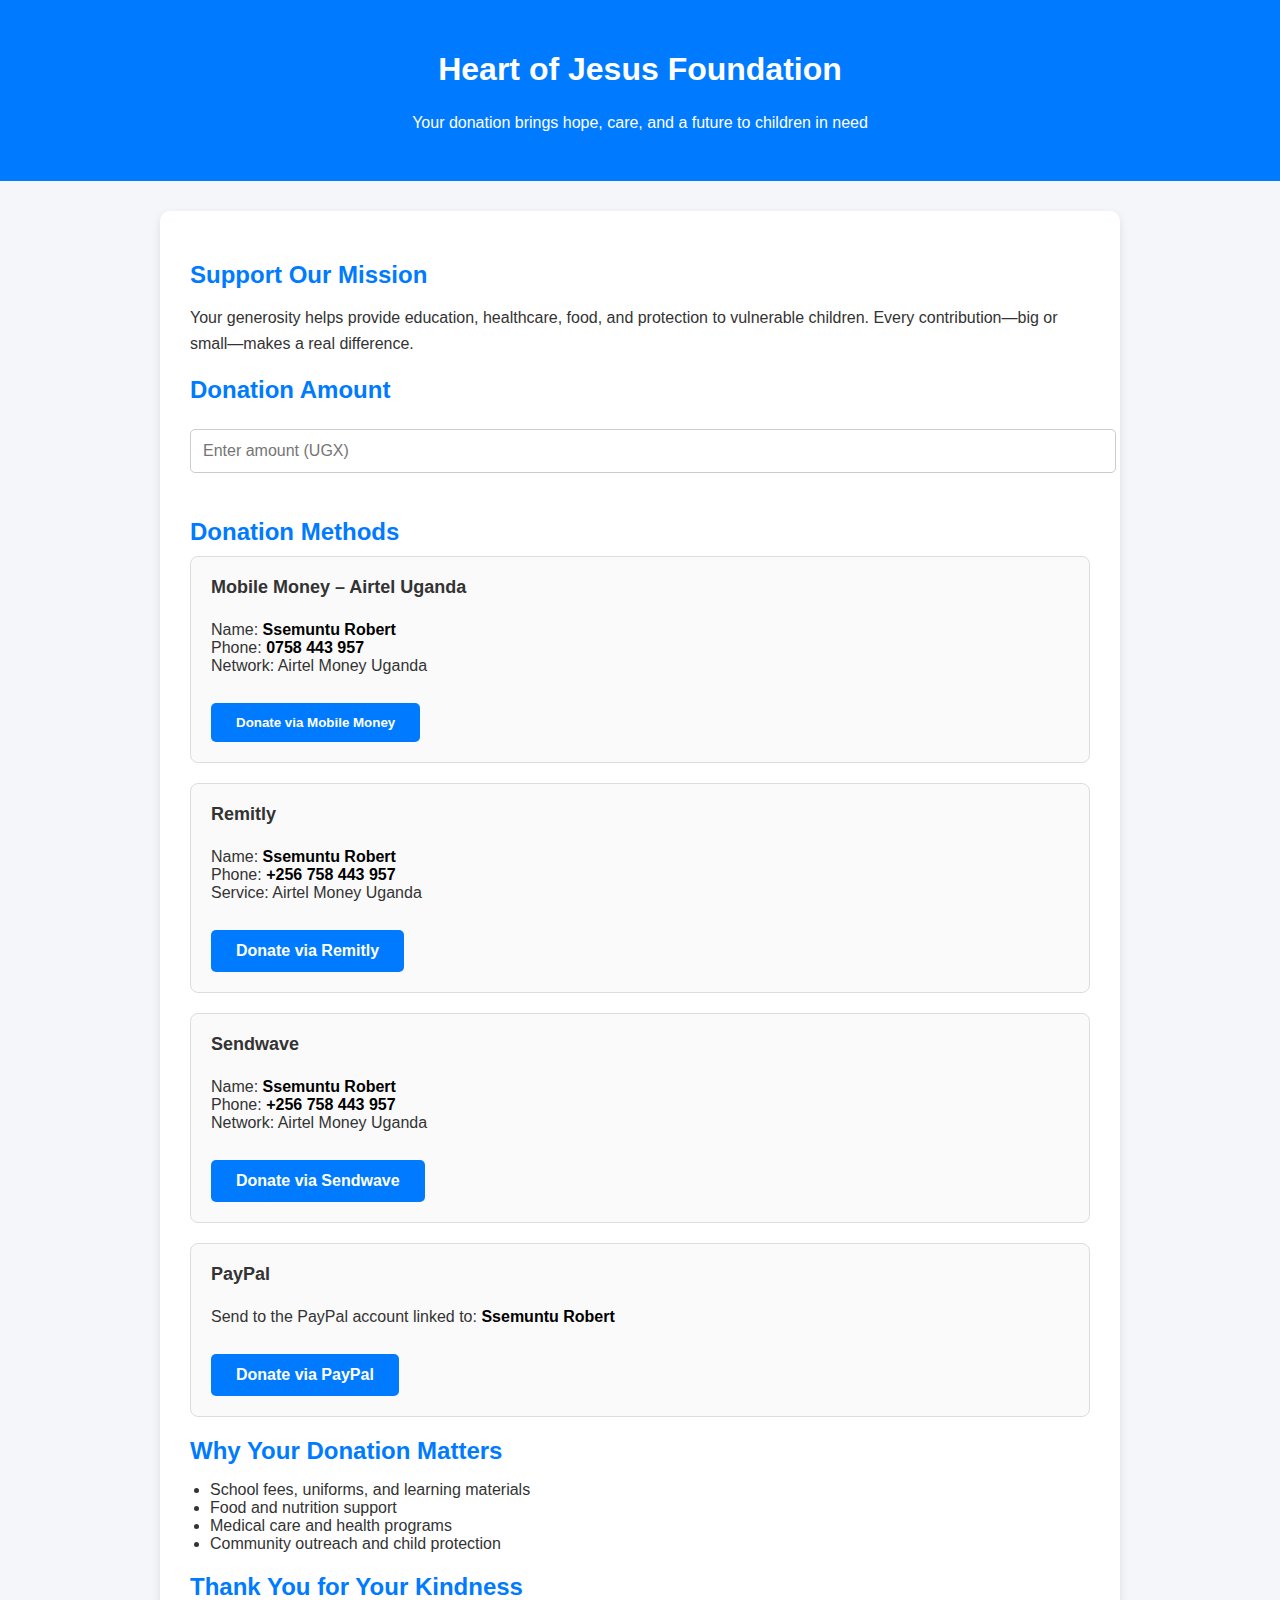
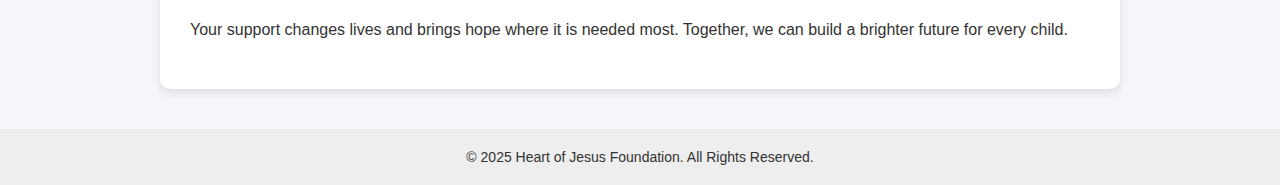
<file: donate.html>
<!DOCTYPE html>
<html lang="en">
<head>
<meta charset="UTF-8">
<meta name="viewport" content="width=device-width, initial-scale=1.0">
<title>Donate | Heart of Jesus Foundation</title>

<style>
    body {
        font-family: Arial, Helvetica, sans-serif;
        margin: 0;
        background: #f4f6f9;
        color: #333;
    }
    header {
        background: #007BFF; /* Blue header */
        color: #fff;
        padding: 30px 15px;
        text-align: center;
    }
    .container {
        max-width: 900px;
        margin: 30px auto;
        background: #fff;
        padding: 30px;
        border-radius: 10px;
        box-shadow: 0 4px 10px rgba(0,0,0,0.1);
    }
    h2 {
        color: #007BFF; /* Blue headings */
        margin-bottom: 10px;
    }
    p {
        line-height: 1.6;
    }
    .donation-box {
        border: 1px solid #ddd;
        border-radius: 8px;
        padding: 20px;
        margin-bottom: 20px;
        background: #fafafa;
    }
    .donation-box strong {
        font-size: 18px;
        display: block;
        margin-bottom: 5px;
    }
    .highlight {
        font-weight: bold;
        color: #000;
    }
    .amount-input {
        width: 100%;
        padding: 12px;
        font-size: 16px;
        margin: 15px 0 25px;
        border-radius: 5px;
        border: 1px solid #ccc;
    }
    .donate-btn {
        display: inline-block;
        padding: 12px 25px;
        margin-top: 10px;
        border-radius: 5px;
        border: none;
        cursor: pointer;
        color: #fff;
        font-weight: bold;
        text-decoration: none;
        background: #007BFF; /* All buttons blue */
        transition: 0.3s;
    }
    .donate-btn:hover {
        opacity: 0.8;
    }
    ul {
        padding-left: 20px;
    }
    footer {
        text-align: center;
        padding: 20px;
        background: #eee;
        margin-top: 40px;
        font-size: 14px;
    }
</style>
</head>

<body>

<header>
    <h1>Heart of Jesus Foundation</h1>
    <p>Your donation brings hope, care, and a future to children in need</p>
</header>

<div class="container">

    <h2>Support Our Mission</h2>
    <p>Your generosity helps provide education, healthcare, food, and protection to vulnerable children. Every contribution—big or small—makes a real difference.</p>

    <h2>Donation Amount</h2>
    <input type="number" class="amount-input" id="donation-amount" placeholder="Enter amount (UGX)" min="1">

    <h2>Donation Methods</h2>

    <!-- Mobile Money -->
    <div class="donation-box">
        <strong>Mobile Money – Airtel Uganda</strong><br>
        Name: <span class="highlight">Ssemuntu Robert</span><br>
        Phone: <span class="highlight">0758 443 957</span><br>
        Network: Airtel Money Uganda
        <br><br>
        <button class="donate-btn" onclick="alert('Please send ' + document.getElementById('donation-amount').value + ' UGX via Mobile Money to 0758443957')">
            Donate via Mobile Money
        </button>
    </div>

    <!-- Remitly -->
    <div class="donation-box">
        <strong>Remitly</strong><br>
        Name: <span class="highlight">Ssemuntu Robert</span><br>
        Phone: <span class="highlight">+256 758 443 957</span><br>
        Service: Airtel Money Uganda
        <br><br>
        <a href="https://www.remitly.com/send?recipient=Ssemuntu+Robert&country=UG&amount=1" target="_blank" id="remitly-btn" class="donate-btn">Donate via Remitly</a>
    </div>

    <!-- Sendwave -->
    <div class="donation-box">
        <strong>Sendwave</strong><br>
        Name: <span class="highlight">Ssemuntu Robert</span><br>
        Phone: <span class="highlight">+256 758 443 957</span><br>
        Network: Airtel Money Uganda
        <br><br>
        <a href="https://sendwave.com/" target="_blank" class="donate-btn">Donate via Sendwave</a>
    </div>

    <!-- PayPal -->
    <div class="donation-box">
        <strong>PayPal</strong><br>
        Send to the PayPal account linked to: <span class="highlight">Ssemuntu Robert</span>
        <br><br>
        <a href="https://www.paypal.com/donate" target="_blank" class="donate-btn">Donate via PayPal</a>
    </div>

    <h2>Why Your Donation Matters</h2>
    <ul>
        <li>School fees, uniforms, and learning materials</li>
        <li>Food and nutrition support</li>
        <li>Medical care and health programs</li>
        <li>Community outreach and child protection</li>
    </ul>

    <h2>Thank You for Your Kindness</h2>
    <p>Your support changes lives and brings hope where it is needed most. Together, we can build a brighter future for every child.</p>

</div>

<footer>
    &copy; 2025 Heart of Jesus Foundation. All Rights Reserved.
</footer>

<script>
    // Update Remitly link with entered amount
    const amountInput = document.getElementById('donation-amount');
    const remitlyBtn = document.getElementById('remitly-btn');

    amountInput.addEventListener('input', () => {
        const amt = amountInput.value || 1;
        remitlyBtn.href = `https://www.remitly.com/send?recipient=Ssemuntu+Robert&country=UG&amount=${amt}`;
    });
</script>

</body>
</html>
</file>
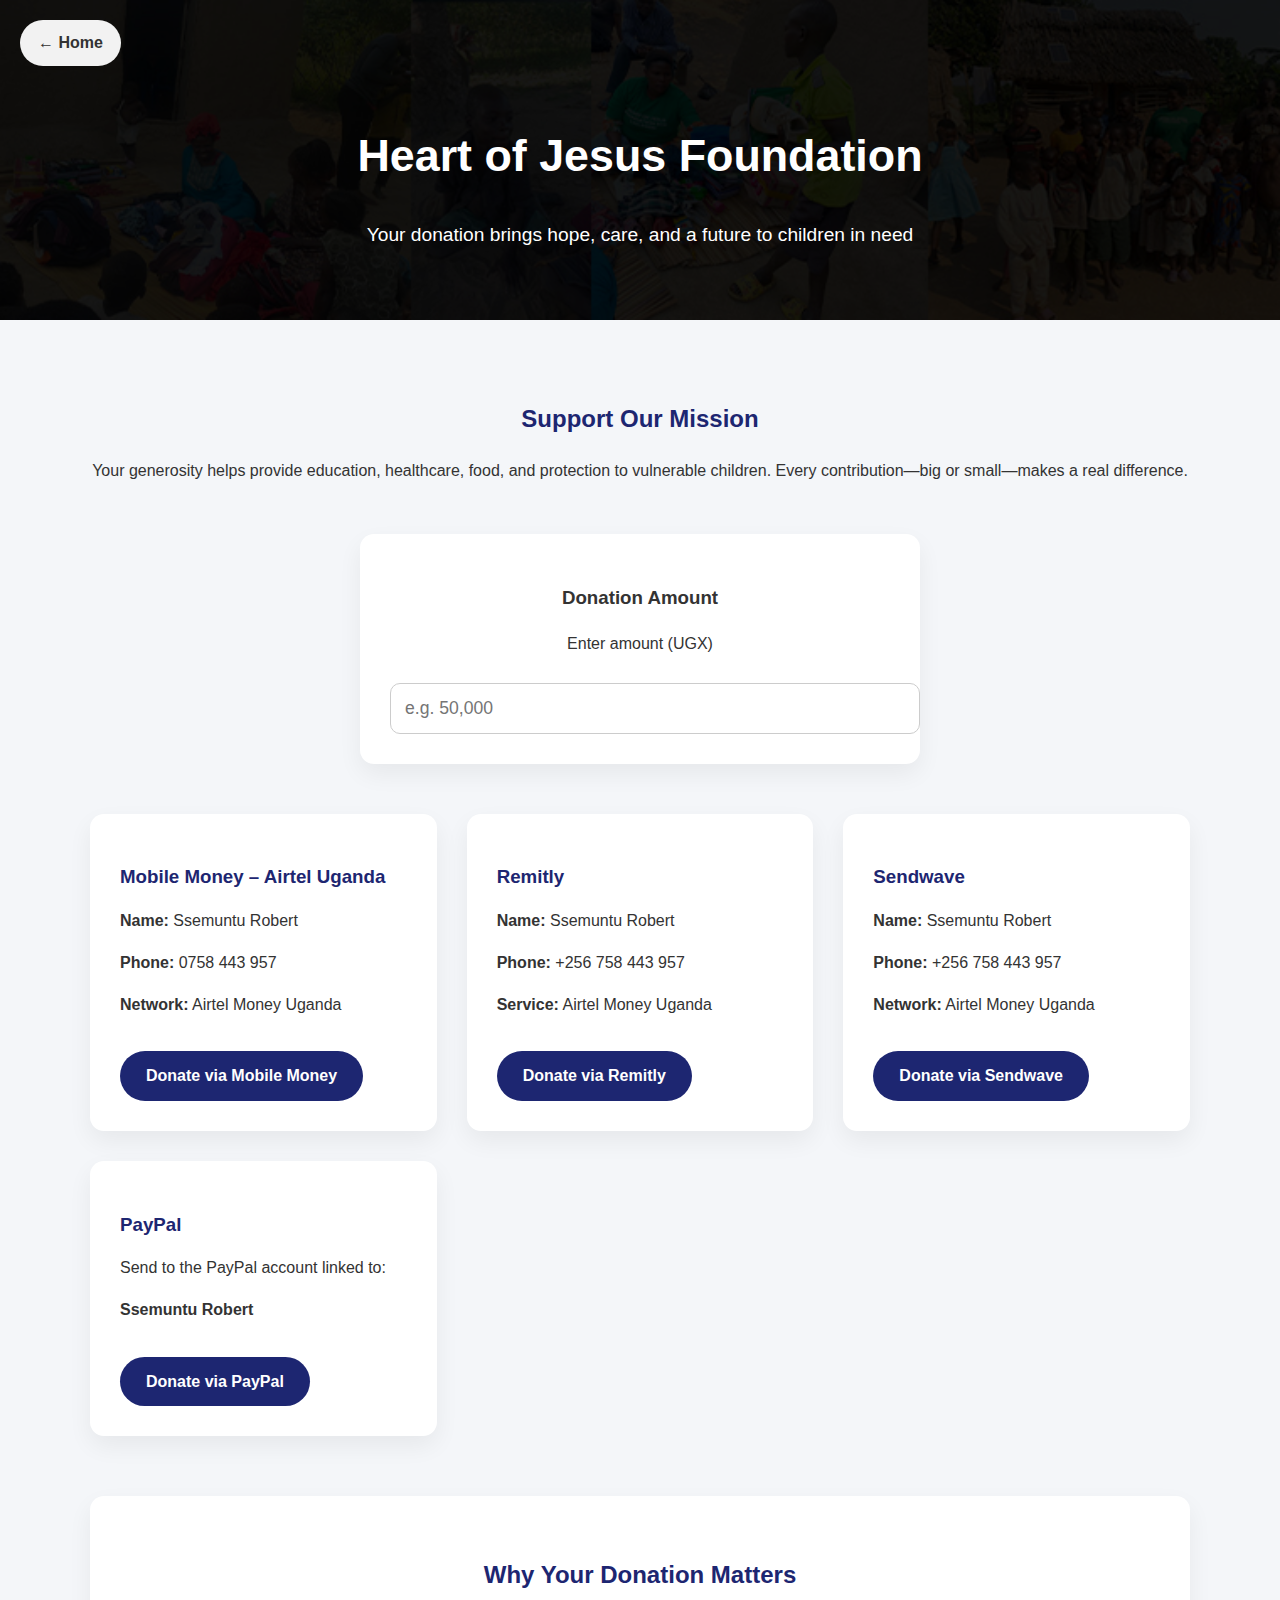
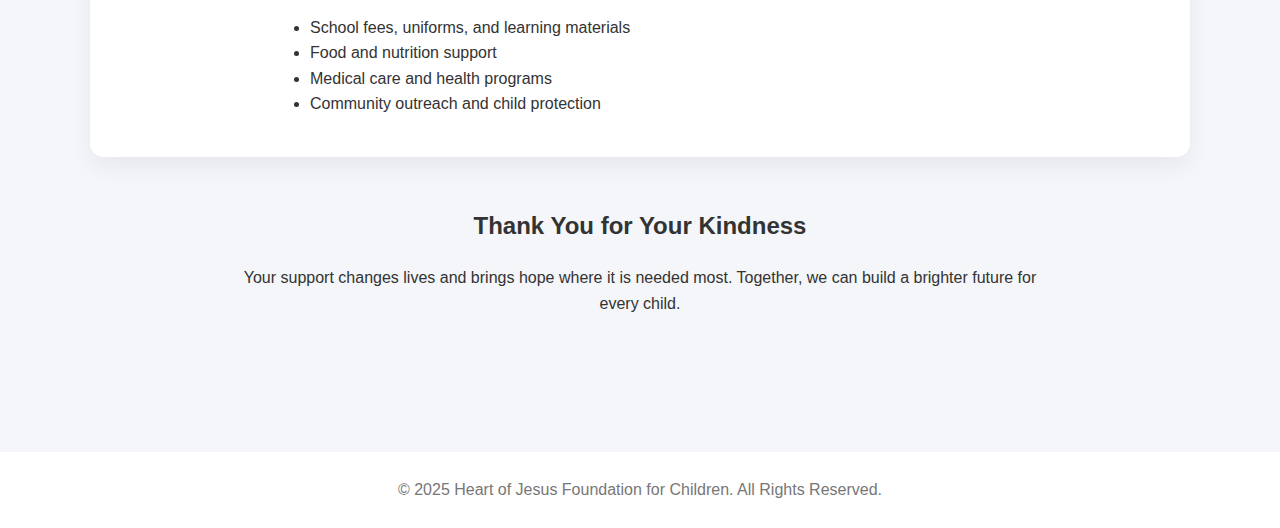
<file: donation.html>
<!DOCTYPE html>
<html lang="en">
<head>
    <meta charset="UTF-8">
    <title>Donate | Heart of Jesus Foundation</title>
    <meta name="viewport" content="width=device-width, initial-scale=1.0">
    <style>
        body {
            margin: 0;
            font-family: 'Segoe UI', Tahoma, Geneva, Verdana, sans-serif;
            background-color: #f4f6f9;
            color: #333;
            line-height: 1.6;
        }

            .top-image {
    position: relative;
    height: 320px;
    background: url('images/head bar.jpg') center/cover no-repeat;
}

        .overlay {
            position: absolute;
            inset: 0;
            background: rgba(0,0,0,0.65);
        }

        .top-content {
            position: relative;
            z-index: 2;
            height: 100%;
            display: flex;
            flex-direction: column;
            justify-content: center;
            align-items: center;
            color: #fff;
            text-align: center;
            padding: 20px;
        }

        .top-content h1 {
            font-size: 2.8rem;
            margin-bottom: 10px;
        }

        .top-content p {
            max-width: 720px;
            font-size: 1.2rem;
        }

        .back-btn {
            position: absolute;
            top: 20px;
            left: 20px;
            z-index: 3;
            background: rgba(255,255,255,0.95);
            color: #333;
            padding: 10px 18px;
            border-radius: 30px;
            text-decoration: none;
            font-weight: 600;
        }

        .container {
            max-width: 1100px;
            margin: auto;
            padding: 60px 20px;
        }

        .intro {
            text-align: center;
            margin-bottom: 50px;
        }

        .intro h2 {
            color: #1d2671;
        }

        .donation-amount {
            max-width: 500px;
            margin: 0 auto 50px;
            background: #fff;
            padding: 30px;
            border-radius: 14px;
            box-shadow: 0 10px 25px rgba(0,0,0,0.06);
            text-align: center;
        }

        .donation-amount input {
            width: 100%;
            padding: 14px;
            font-size: 1.1rem;
            border-radius: 10px;
            border: 1px solid #ccc;
            margin-top: 10px;
        }

        .donation-grid {
            display: grid;
            grid-template-columns: repeat(auto-fit, minmax(280px, 1fr));
            gap: 30px;
            margin-bottom: 60px;
        }

        .donation-card {
            background: #fff;
            padding: 30px;
            border-radius: 14px;
            box-shadow: 0 10px 25px rgba(0,0,0,0.06);
        }

        .donation-card h3 {
            color: #1d2671;
            margin-bottom: 15px;
        }

        .donate-btn {
            display: inline-block;
            margin-top: 18px;
            padding: 12px 26px;
            background: #1d2671;
            color: #fff;
            border-radius: 30px;
            text-decoration: none;
            font-weight: 600;
        }

        .impact {
            background: #fff;
            padding: 40px;
            border-radius: 14px;
            box-shadow: 0 10px 25px rgba(0,0,0,0.06);
            margin-bottom: 50px;
        }

        .impact h2 {
            color: #1d2671;
            text-align: center;
            margin-bottom: 20px;
        }

        .impact ul {
            max-width: 700px;
            margin: auto;
        }

        .thank-you {
            text-align: center;
            max-width: 800px;
            margin: auto;
        }

        footer {
            text-align: center;
            padding: 25px;
            color: #777;
            background: #fff;
            margin-top: 60px;
        }
    </style>
</head>
<body>

<div class="top-image">
    <div class="overlay"></div>
    <a href="index.html" class="back-btn">← Home</a>
    <div class="top-content">
        <h1>Heart of Jesus Foundation</h1>
        <p>Your donation brings hope, care, and a future to children in need</p>
    </div>
</div>

<div class="container">

    <div class="intro">
        <h2>Support Our Mission</h2>
        <p>
            Your generosity helps provide education, healthcare, food, and protection
            to vulnerable children. Every contribution—big or small—makes a real difference.
        </p>
    </div>

    <div class="donation-amount">
        <h3>Donation Amount</h3>
        <p>Enter amount (UGX)</p>
        <input type="number" placeholder="e.g. 50,000">
    </div>

    <div class="donation-grid">

        <div class="donation-card">
            <h3>Mobile Money – Airtel Uganda</h3>
            <p><strong>Name:</strong> Ssemuntu Robert</p>
            <p><strong>Phone:</strong> 0758 443 957</p>
            <p><strong>Network:</strong> Airtel Money Uganda</p>
            <a class="donate-btn" href="tel:0758443957">Donate via Mobile Money</a>
        </div>

        <div class="donation-card">
            <h3>Remitly</h3>
            <p><strong>Name:</strong> Ssemuntu Robert</p>
            <p><strong>Phone:</strong> +256 758 443 957</p>
            <p><strong>Service:</strong> Airtel Money Uganda</p>
            <a class="donate-btn" href="https://www.remitly.com" target="_blank">Donate via Remitly</a>
        </div>

        <div class="donation-card">
            <h3>Sendwave</h3>
            <p><strong>Name:</strong> Ssemuntu Robert</p>
            <p><strong>Phone:</strong> +256 758 443 957</p>
            <p><strong>Network:</strong> Airtel Money Uganda</p>
            <a class="donate-btn" href="https://www.sendwave.com" target="_blank">Donate via Sendwave</a>
        </div>

        <div class="donation-card">
            <h3>PayPal</h3>
            <p>Send to the PayPal account linked to:</p>
            <p><strong>Ssemuntu Robert</strong></p>
            <a class="donate-btn" href="https://www.paypal.com" target="_blank">Donate via PayPal</a>
        </div>

    </div>

    <div class="impact">
        <h2>Why Your Donation Matters</h2>
        <ul>
            <li>School fees, uniforms, and learning materials</li>
            <li>Food and nutrition support</li>
            <li>Medical care and health programs</li>
            <li>Community outreach and child protection</li>
        </ul>
    </div>

    <div class="thank-you">
        <h2>Thank You for Your Kindness</h2>
        <p>
            Your support changes lives and brings hope where it is needed most.
            Together, we can build a brighter future for every child.
        </p>
    </div>

</div>

<footer>
    &copy; 2025 Heart of Jesus Foundation for Children. All Rights Reserved.
</footer>

</body>
</html>
</file>
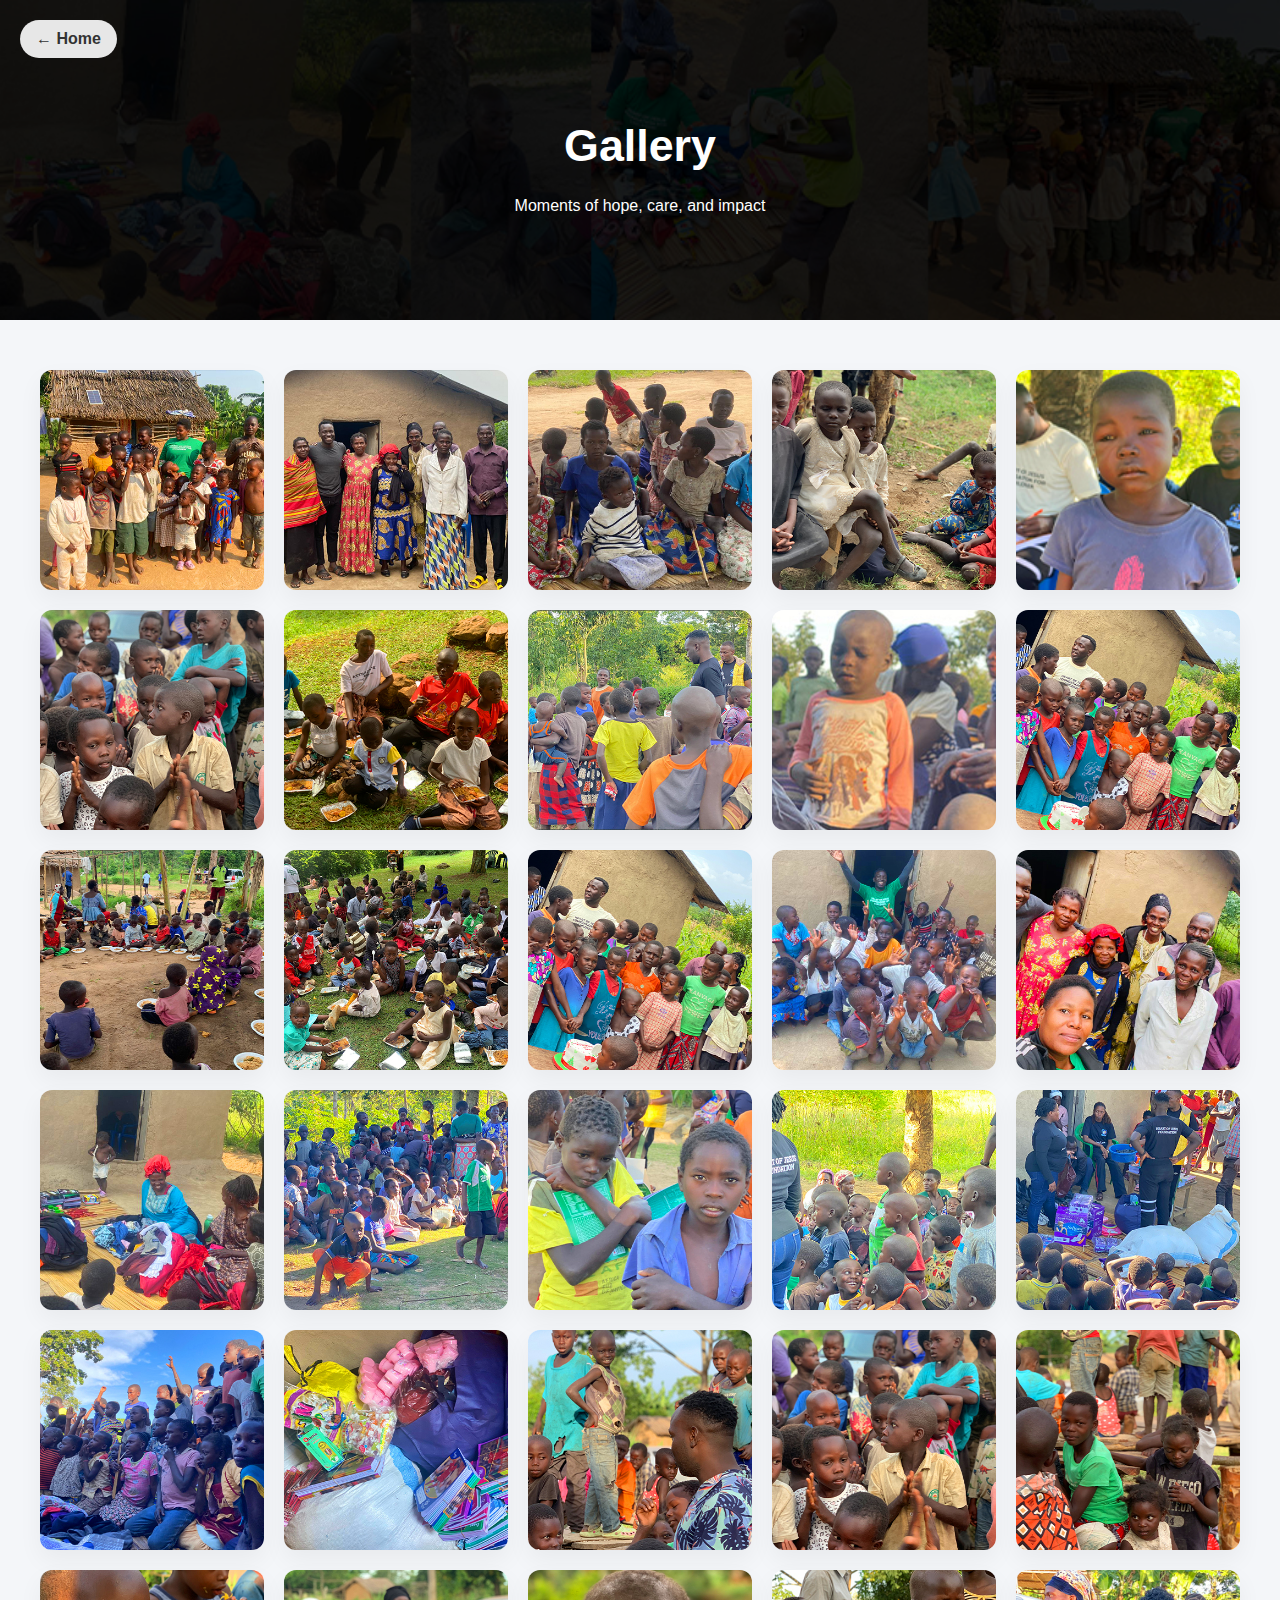
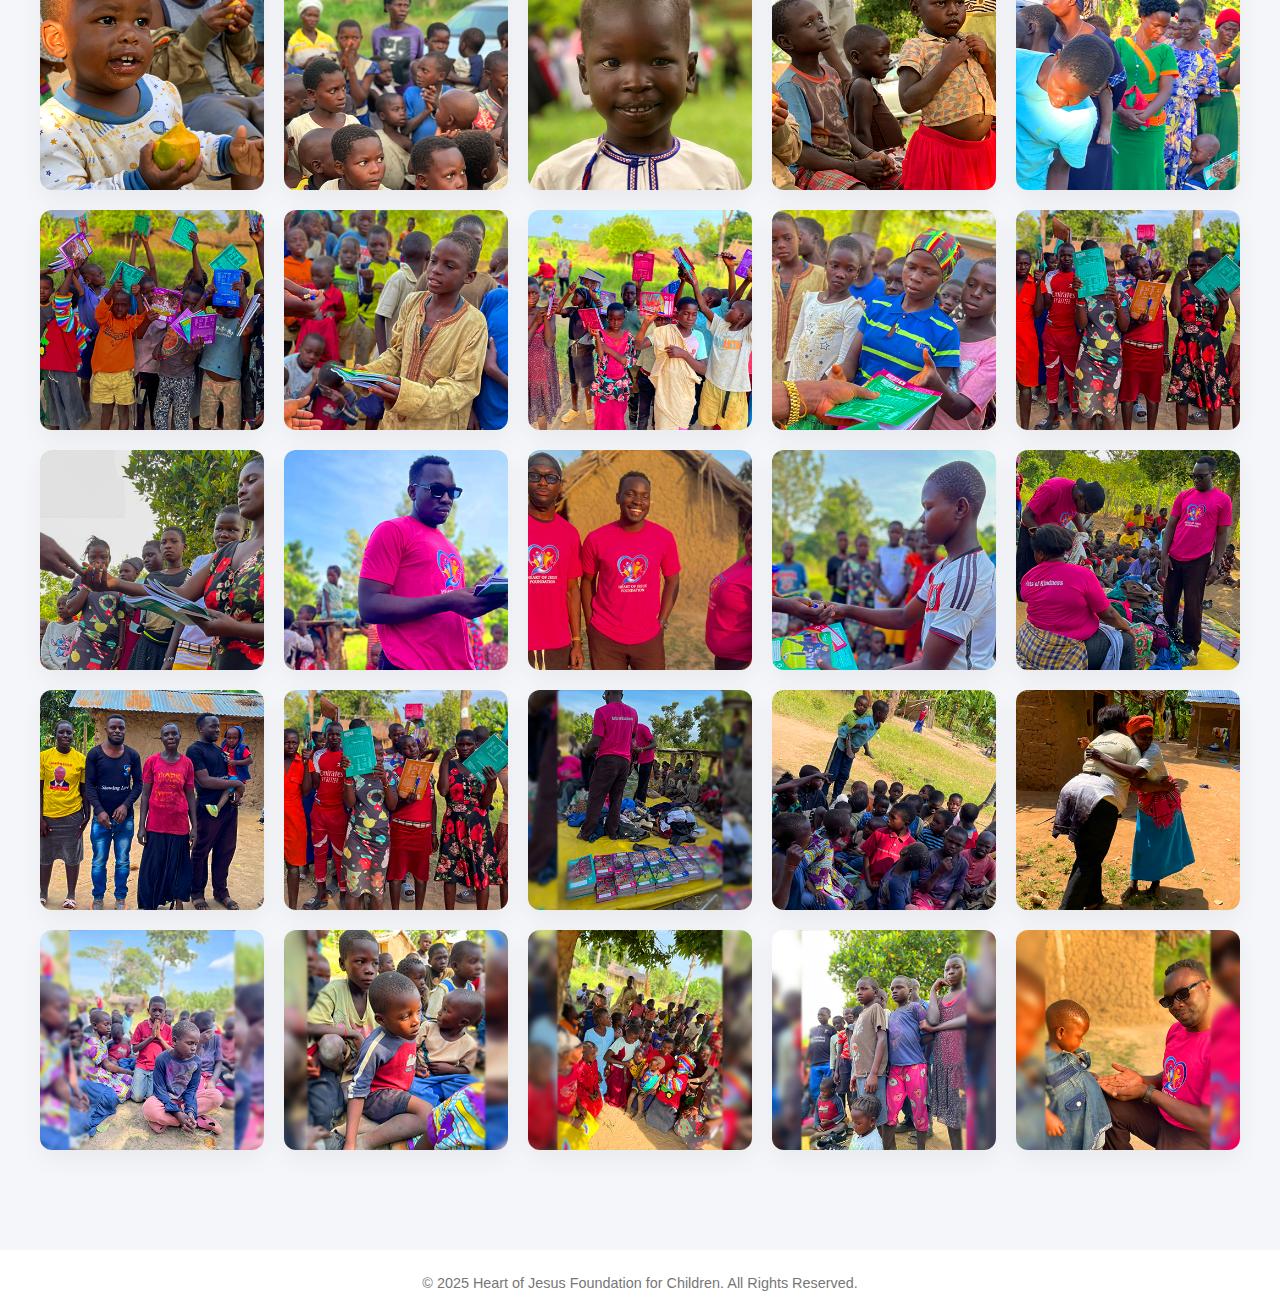
<file: gallery.html>
<!DOCTYPE html>
<html lang="en">
<head>
    <meta charset="UTF-8">
    <title>Gallery</title>
    <meta name="viewport" content="width=device-width, initial-scale=1.0">
    <style>
        body {
            margin: 0;
            font-family: 'Segoe UI', Tahoma, Geneva, Verdana, sans-serif;
            background-color: #f4f6f9;
            color: #333;
        }

            .top-image {
    position: relative;
    height: 320px;
    background: url('images/head bar.jpg') center/cover no-repeat;
}

        .overlay {
            position: absolute;
            inset: 0;
            background: rgba(0,0,0,0.6);
        }

        .top-content {
            position: relative;
            z-index: 2;
            height: 100%;
            display: flex;
            flex-direction: column;
            justify-content: center;
            align-items: center;
            color: #fff;
            text-align: center;
        }

        .top-content h1 {
            font-size: 2.8rem;
            margin-bottom: 10px;
        }

        .back-btn {
            position: absolute;
            top: 20px;
            left: 20px;
            z-index: 3;
            background: rgba(255,255,255,0.9);
            color: #333;
            padding: 10px 16px;
            border-radius: 30px;
            text-decoration: none;
            font-weight: 600;
        }

        .container {
            max-width: 1200px;
            margin: auto;
            padding: 50px 20px;
        }

        .gallery-grid {
            display: grid;
            grid-template-columns: repeat(auto-fit, minmax(220px, 1fr));
            gap: 20px;
        }

        .gallery-item {
            background: #fff;
            border-radius: 12px;
            overflow: hidden;
            box-shadow: 0 10px 25px rgba(0,0,0,0.05);
        }

        .gallery-item img {
            width: 100%;
            height: 220px;
            object-fit: cover;
            display: block;
        }

        footer {
            text-align: center;
            padding: 25px;
            color: #777;
            font-size: 0.9rem;
            background: #fff;
            margin-top: 50px;
        }
    </style>
</head>
<body>

<div class="top-image">
    <div class="overlay"></div>
    <a href="index.html" class="back-btn">← Home</a>
    <div class="top-content">
        <h1>Gallery</h1>
        <p>Moments of hope, care, and impact</p>
    </div>
</div>

<div class="container">
    <div class="gallery-grid">

        <div class="gallery-item">
            <img src="images/1.jpg" alt="Gallery Image 1">
        </div>

        <div class="gallery-item">
            <img src="images/2.jpg" alt="Gallery Image 2">
        </div>

        <div class="gallery-item">
            <img src="images/3.jpg" alt="Gallery Image 3">
        </div>

        <div class="gallery-item">
            <img src="images/4.jpg" alt="Gallery Image 4">
        </div>

        <div class="gallery-item">
            <img src="images/gallery-5.jpg" alt="Gallery Image 5">
        </div>

        <div class="gallery-item">
            <img src="images/6.jpg" alt="Gallery Image 6">
        </div>

        <div class="gallery-item">
            <img src="images/7.jpg" alt="Gallery Image 7">
        </div>

        <div class="gallery-item">
            <img src="images/8.jpg" alt="Gallery Image 8">
        </div>

        <div class="gallery-item">
            <img src="images/9.jpg" alt="Gallery Image 9">
        </div>

        <div class="gallery-item">
            <img src="images/10.jpg" alt="Gallery Image 10">
        </div>

        <div class="gallery-item">
            <img src="images/11.jpg" alt="Gallery Image 11">
        </div>

        <div class="gallery-item">
            <img src="images/12.jpg" alt="Gallery Image 12">
        </div>

        <div class="gallery-item">
            <img src="images/13.jpg" alt="Gallery Image 13">
        </div>

        <div class="gallery-item">
            <img src="images/14.jpg" alt="Gallery Image 14">
        </div>

        <div class="gallery-item">
            <img src="images/15.jpg" alt="Gallery Image 15">
        </div>

        <div class="gallery-item">
            <img src="images/16.jpg" alt="Gallery Image 16">
        </div>

        <div class="gallery-item">
            <img src="images/17.jpg" alt="Gallery Image 17">
        </div>

        <div class="gallery-item">
            <img src="images/18.jpg" alt="Gallery Image 18">
        </div>

        <div class="gallery-item">
            <img src="images/19.jpg" alt="Gallery Image 19">
        </div>

        <div class="gallery-item">
            <img src="images/20.jpg" alt="Gallery Image 20">
        </div>

        <div class="gallery-item">
            <img src="images/21.jpg" alt="Gallery Image 21">
        </div>

        <div class="gallery-item">
            <img src="images/22.jpg" alt="Gallery Image 22">
        </div>

        <div class="gallery-item">
            <img src="images/23.jpg" alt="Gallery Image 23">
        </div>

        <div class="gallery-item">
            <img src="images/24.jpg" alt="Gallery Image 24">
        </div>

        <div class="gallery-item">
            <img src="images/25.jpg" alt="Gallery Image 25">
        </div>

        <div class="gallery-item">
            <img src="images/26.jpg" alt="Gallery Image 26">
        </div>

        <div class="gallery-item">
            <img src="images/27.jpg" alt="Gallery Image 27">
        </div>

        <div class="gallery-item">
            <img src="images/28.jpg" alt="Gallery Image 28">
        </div>

        <div class="gallery-item">
            <img src="images/29.jpg" alt="Gallery Image 29">
        </div>

        <div class="gallery-item">
            <img src="images/30.jpg" alt="Gallery Image 30">
        </div>
        <div class="gallery-item">
            <img src="images/31.jpg" alt="Gallery Image 31">
        </div>
        <div class="gallery-item">
            <img src="images/32.jpg" alt="Gallery Image 32">
        </div>
        <div class="gallery-item">
            <img src="images/33.jpg" alt="Gallery Image 33">
        </div>
        <div class="gallery-item">
            <img src="images/34.jpg" alt="Gallery Image 34">
        </div>
        <div class="gallery-item">
            <img src="images/35.jpg" alt="Gallery Image 35">
        </div>
        <div class="gallery-item">
            <img src="images/36.jpg" alt="Gallery Image 36">
        </div>
        <div class="gallery-item">
            <img src="images/37.jpg" alt="Gallery Image 37">
        </div>
        <div class="gallery-item">
            <img src="images/38.jpg" alt="Gallery Image 38">
        </div>
        <div class="gallery-item">
            <img src="images/39.jpg" alt="Gallery Image 39">
        </div>
        <div class="gallery-item">
            <img src="images/40.jpg" alt="Gallery Image 40">
        </div>
        <div class="gallery-item">
            <img src="images/41.jpg" alt="Gallery Image 41">
        </div>
        <div class="gallery-item">
            <img src="images/42.jpg" alt="Gallery Image 42">
        </div>
        <div class="gallery-item">
            <img src="images/43.jpg" alt="Gallery Image 43">
        </div>
        <div class="gallery-item">
            <img src="images/44.jpg" alt="Gallery Image 44">
        </div>
        <div class="gallery-item">
            <img src="images/45.jpg" alt="Gallery Image 45">
        </div>
        <div class="gallery-item">
            <img src="images/46.jpg" alt="Gallery Image 46">
        </div>
        <div class="gallery-item">
            <img src="images/47.jpg" alt="Gallery Image 47">
        </div>
        <div class="gallery-item">
            <img src="images/48.jpg" alt="Gallery Image 48">
        </div>
        <div class="gallery-item">
            <img src="images/49.jpg" alt="Gallery Image 49">
        </div>
        <div class="gallery-item">
            <img src="images/50.jpg" alt="Gallery Image 50">
        </div>

    </div>
</div>

<footer>
    &copy; 2025 Heart of Jesus Foundation for Children. All Rights Reserved.
</footer>

</body>
</html>
</file>
<file: assets/css/style.css>
/*------------------------------------------------------------------------------------------------------------------------
 
 @package: Sadaka
 @author: Ouarmedia/Farouk BLALOU
 @version: 1.0
 
 --------------------------------------------------------------------------------------------------------------------- */
/* =============================================================================
Imports & Variables
========================================================================== */
/* Compass imports */
/* Variables */
/* =============================================================================
  Base
========================================================================== */
body {
  font-family: "Open sans", sans-serif;
  color: #11689b;
}

h1,
h2,
h3,
h4 {
  font-family: "Dosis", sans-serif;
}

a {
  color: inherit;
}
a:hover, a:focus, a:active {
  color: inherit;
}

/* =============================================================================
  Layout
========================================================================== */
/* Header 
================================= */
.navbar-static-top {
  margin: 0;
  border: 0;
  color: #fff;
}

.navbar-top {
  background: #494545;
  font-size: 12px;
  padding: 3px 0;
}
.navbar-top .list-inline {
  margin-bottom: 0;
}
.navbar-top .header-contact li {
  margin-right: 15px;
}
.navbar-top .header-contact li .fa {
  margin-right: 5px;
}

.navbar-main {
  margin-bottom: 0;
  color: #fff;
  background: #1f76bd;
}
.navbar-main .navbar-brand {
  border-bottom: none !important;
}
.navbar-main a:hover,
.navbar-main a:active,
.navbar-main a:focus,
.navbar-main a.is-active {
  background: none !important;
  color: inherit;
  border-bottom: 2px solid #fff;
}
.navbar-main .submenu {
  position: absolute;
  list-style: none;
  background: #1f76bd;
  padding: 0;
  width: 150px;
  left: -35px;
  visibility: hidden;
  top: 85px;
  -moz-transition: all, 0.05s;
  -o-transition: all, 0.05s;
  -webkit-transition: all, 0.05s;
  transition: all, 0.05s;
}
.navbar-main .submenu li {
  border-top: 1px solid #185b91;
}
.navbar-main .submenu li:hover {
  background: #185b91;
  -moz-transition: all, 0.3s;
  -o-transition: all, 0.3s;
  -webkit-transition: all, 0.3s;
  transition: all, 0.3s;
}
.navbar-main .submenu li a {
  width: 100%;
  border-bottom: none;
  text-decoration: none;
  padding: 5px 25px;
  display: block;
  font-size: 16px;
}
.navbar-main li a {
  font-family: "Dosis", sans-serif;
  font-size: 18px;
  padding: 20px 15px;
  border-bottom: 2px solid transparent;
}
.navbar-main li:hover .submenu {
  top: 62px;
  visibility: visible;
  -moz-transition: all, 0.25s;
  -o-transition: all, 0.25s;
  -webkit-transition: all, 0.25s;
  transition: all, 0.25s;
}
.navbar-main .icon-bar {
  background: #fff;
}

/* Home Slider 
================================= */
.carousel-home img {
  width: 100%;
}
.carousel-home .carousel-control {
  background: #1f76bd;
  height: 80px;
  width: 40px;
  top: 50%;
  margin-top: -40px;
  -moz-transition: width, 0.3s;
  -o-transition: width, 0.3s;
  -webkit-transition: width, 0.3s;
  transition: width, 0.3s;
}
.carousel-home .carousel-control .fa {
  font-size: 2.5em;
  padding-top: 12px;
}
.carousel-home .carousel-control:hover {
  width: 50px;
}
.carousel-home .carousel-caption {
  top: 50%;
  bottom: auto;
  transform: translateY(-50%);
}
.carousel-home .carousel-title {
  color: #fff;
  font-family: "Dosis", sans-serif;
  font-size: 50px;
  font-weight: bold;
  text-transform: uppercase;
}
.carousel-home .carousel-subtitle {
  font-size: 25px;
  text-transform: uppercase;
}
.carousel-home .btn {
  margin-top: 30px;
}

.section-home {
  margin: 30px 0;
}

/* home/ about-us 
================================= */
.about-us {
  margin: 30px 0;
}

.about-us-col {
  height: 325px;
  padding: 25px;
  text-align: center;
  background-color: #0076a3;
  background-image: url('[data-uri]');
  background-size: 100%;
  background-image: -moz-linear-gradient(290deg, #115b9b -25%, #1290f8 50%, #115b9b 125%);
  background-image: -webkit-linear-gradient(290deg, #115b9b -25%, #1290f8 50%, #115b9b 125%);
  background-image: linear-gradient(160deg, #115b9b -25%, #1290f8 50%, #115b9b 125%);
  color: #fff;
}
.about-us-col .col-icon-wrapper {
  min-height: 80px;
}
.about-us-col .col-title {
  text-transform: uppercase;
}
.about-us-col .col-details {
  text-align: justify;
  margin-bottom: 25px;
  min-height: 80px;
}

/* home/reasons 
================================= */
.home-reasons {
  margin: 25px 0;
}

.reasons-col {
  position: relative;
  overflow: hidden;
}
.reasons-col img {
  width: 100%;
  -moz-transition: all, 0.5s;
  -o-transition: all, 0.5s;
  -webkit-transition: all, 0.5s;
  transition: all, 0.5s;
}
.reasons-col .reasons-titles {
  position: absolute;
  bottom: 0;
  text-align: center;
  background: rgba(31, 118, 189, 0.8);
  width: 100%;
  color: #fff;
  text-transform: uppercase;
  height: 125px;
  padding: 25px 0;
}
.reasons-col .reasons-title {
  font-weight: bold;
}
.reasons-col .on-hover {
  position: absolute;
  top: 0;
  bottom: 125px;
  width: 100%;
  padding: 25px;
  color: #fff;
  text-align: justify;
  background: rgba(31, 118, 189, 0.9);
  border-bottom: 1px solid #fff;
  visibility: hidden;
  opacity: 0;
  -moz-transition: all, 0.5s;
  -o-transition: all, 0.5s;
  -webkit-transition: all, 0.5s;
  transition: all, 0.5s;
}
.reasons-col:hover .on-hover {
  visibility: visible;
  opacity: 1;
  padding: 50px;
  -moz-transition: all, 1s;
  -o-transition: all, 1s;
  -webkit-transition: all, 1s;
  transition: all, 1s;
}
.reasons-col:hover img {
  -moz-transform: perspective(1.1) scale3d(1.1, 1.1, 1.1);
  -webkit-transform: perspective(1.1) scale3d(1.1, 1.1, 1.1);
  transform: perspective(1.1) scale3d(1.1, 1.1, 1.1);
}

/* home/causes
================================= */
.cause {
  padding-bottom: 15px;
  margin-bottom: 30px;
  border: 1px solid #1f76bd;
  -moz-transition: all, 0.3s;
  -o-transition: all, 0.3s;
  -webkit-transition: all, 0.3s;
  transition: all, 0.3s;
}
.cause .cause-progress {
  margin: 0 10px 15px;
  border: 1px solid #1f76bd;
  border-radius: 3px;
}
.cause .cause-progress .progress-bar {
  background: #1f76bd;
  box-shadow: none;
}
.cause .cause-img {
  margin-bottom: 15px;
  width: 100%;
}
.cause .cause-title {
  text-align: center;
  margin-bottom: 10px;
  font-weight: bold;
}
.cause .cause-details {
  text-align: justify;
  padding: 0 15px;
  font-size: 13px;
  margin-bottom: 15px;
  min-height: 115px;
}
.cause:hover {
  background: #f0f0f0;
  color: #144d7b;
  border-color: #144d7b;
}

/* Team 
================================= */
.team-member {
  background: #1f76bd;
  color: #fff;
  text-align: center;
  padding-bottom: 15px;
  border: 1px solid #1f76bd;
}
.team-member .thumnail img {
  width: 100%;
}
.team-member .member-name {
  font-weight: bold;
}
.team-member .member-position {
  padding: 0 15px 5px;
}

/* footer 
================================= */
.footer-top {
  background: #115c9b;
  height: 40px;
}

.main-footer {
  background: #1f76bd;
  color: #fff;
}
.main-footer .footer-main {
  padding: 30px 0;
}
.main-footer .footer-title {
  text-transform: uppercase;
  margin-bottom: 10px;
}
.main-footer .footer-title .title-under {
  background: #fff;
  margin: 15px 0;
  text-align: left;
}
.main-footer .footer-title .title-under:after {
  margin: 0;
  background: #fff;
}
.main-footer .footer-content {
  text-align: justify;
  font-size: 13px;
}
.main-footer .tweet {
  font-size: 13px;
}
.main-footer .tweet:after {
  content: "";
  height: 1px;
  display: block;
  background: #115c9b;
  width: 150px;
  margin: 15px auto;
}
.main-footer .tweet:last-child:after {
  display: none;
}

.footer-bottom {
  background: #115c9b;
  padding: 3px;
}

.footer-form .form-group {
  margin-bottom: 5px;
}
.footer-form .form-control {
  background: #115c9b;
  color: #fff;
  border: 0;
  border-radius: 0;
  margin-bottom: 5px;
  border: 1px solid #fff;
  resize: none;
}
.footer-form .btn-submit {
  border-radius: 0;
  background: #115c9b;
  text-transform: uppercase;
  border: 1px solid #fff;
  -moz-transition: all, 0.5s;
  -o-transition: all, 0.5s;
  -webkit-transition: all, 0.5s;
  transition: all, 0.5s;
}
.footer-form .btn-submit:hover {
  background: #fff;
}
.footer-form input:-moz-placeholder,
.footer-form textarea:-moz-placeholder {
  color: #fff;
}
.footer-form input::-moz-placeholder,
.footer-form textarea::-moz-placeholder {
  color: #fff;
}
.footer-form input:-ms-input-placeholder,
.footer-form textarea:-ms-input-placeholder {
  color: #fff;
}
.footer-form input::-webkit-input-placeholder,
.footer-form textarea::-webkit-input-placeholder {
  color: #fff;
}

/* Pages 
================================= */
.page-heading {
  background: url('../images/heading-bg.jpg?1428795369') no-repeat center;
  background-size: cover;
  min-height: 190px;
  color: #fff;
  padding: 25px 15px;
  margin-bottom: 50px;
}
.page-heading .title-under {
  background: #fff;
}

.page-description {
  font-size: 18px;
}

.main-container {
  margin-bottom: 50px;
}

/* Pages/Gallery 
================================= */
.gallery-item {
  padding: 0;
  display: block;
  margin: 0;
}
.gallery-item img {
  width: 100%;
}

.contact-items {
  margin-top: 30px;
}
.contact-items .contact-item {
  margin-bottom: 10px;
  vertical-align: middle;
  font-size: 16px;
}
.contact-items .contact-icon {
  display: inline-block;
  width: 35px;
  height: 35px;
  background: #1f76bd;
  vertical-align: middle;
  margin-right: 5px;
  color: #fff;
  text-align: center;
}
.contact-items .contact-icon .fa {
  vertical-align: sub;
  font-size: 20px;
  margin-top: 7px;
}

/* contact 
================================= */
.contact-map {
  height: 350px;
  background: #ccc;
}

form .alert {
  display: none;
}

/* Causes 
================================= */
.cause-carousel {
  margin-top: 15px;
  margin-bottom: 30px;
}

/* =============================================================================
	Module
========================================================================== */
.btn-primary {
  background: #115c9b;
  border: none;
  border-radius: 0;
  padding: 10px 25px;
  border: 1px solid transparent;
  -moz-transition: all, 0.3s;
  -o-transition: all, 0.3s;
  -webkit-transition: all, 0.3s;
  transition: all, 0.3s;
}
.btn-primary:hover {
  background: #fff;
  color: #1f76bd;
  border: 1px solid #1f76bd;
}

.btn-secondary {
  background: #fff;
  color: #1f76bd;
  border-radius: 0;
}
.btn-secondary:hover {
  background: #1f76bd;
  color: #fff;
}

.title-style-1 {
  text-align: center;
  text-transform: uppercase;
  font-size: 26px;
  margin-bottom: 50px;
}

.title-style-2 {
  text-align: left;
  text-transform: uppercase;
  font-size: 26px;
  margin-bottom: 25px;
}
.title-style-2 .title-under {
  display: block;
  margin: 5px 0;
}
.title-style-2 .title-under:after {
  margin: 0;
  margin-top: 10px;
}

.title-under {
  display: block;
  margin: 5px auto;
  background: #1f76bd;
  height: 1px;
  width: 280px;
}
.title-under:after {
  content: '';
  display: block;
  width: 100px;
  background: inherit;
  height: 2px;
  margin: 0 auto;
  margin-top: 10px;
}

/* Modal
================================= */
.form-control {
  border-radius: 0;
  box-shadow: none;
}

/* Tabeles
================================= */
.table-style-1 thead {
  background: #1f76bd;
  border-bottom: 1px solid #144d7b;
  color: #fff;
}
.table-style-1 td,
.table-style-1 th {
  border-bottom: 1px solid #1f76bd;
}

.table-style-2 thead {
  background: #115c9b;
  border-bottom: 1px solid #144d7b;
  color: #fff;
}
.table-style-2 tbody tr:nth-child(even) {
  background: #1f76bd;
  color: #fff;
}
.table-style-2 td,
.table-style-2 th {
  border-bottom: 1px solid #1f76bd;
}

/* Tabs
================================= */
.nav-tabs {
  border-bottom-color: #1f76bd;
  margin-bottom: 15px;
}

.nav-tabs > li.active > a,
.nav-tabs > li.active > a:hover,
.nav-tabs > li.active > a:focus {
  background: #1f76bd;
  color: #fff;
}

.nav-tabs > li > a {
  border-radius: 0;
}

.nav-tabs > li > a:hover {
  border-color: #1f76bd #1f76bd #1f76bd #115c9b;
}

.nav > li > a:hover, .nav > li > a:focus {
  background: #115c9b;
  color: #fff;
}

/* Accordion
================================= */
.panel-default {
  border-color: #1f76bd;
  border-radius: 0;
}
.panel-default > .panel-heading {
  background: #1f76bd;
  color: #fff;
}
.panel-default > .panel-heading:hover {
  background: #115c9b;
}

/* Modal
================================= */
.modal .modal-content {
  border-radius: 0;
}
.modal .modal-header {
  background: #1f76bd;
  color: #fff;
}
.modal .modal-header .close {
  font-style: 26px;
}

.lightbox {
  position: relative;
  display: block;
  overflow: hidden;
}
.lightbox img {
  -moz-transition: all, 0.5s;
  -o-transition: all, 0.5s;
  -webkit-transition: all, 0.5s;
  transition: all, 0.5s;
}
.lightbox .on-hover {
  position: absolute;
  visibility: hidden;
  width: 100%;
  height: 100%;
  top: 0;
  left: 0;
  z-index: 99;
  color: #fff;
  background: rgba(31, 118, 189, 0.75);
  filter: progid:DXImageTransform.Microsoft.Alpha(Opacity=0);
  opacity: 0;
  -moz-transition: all, 0.6s;
  -o-transition: all, 0.6s;
  -webkit-transition: all, 0.6s;
  transition: all, 0.6s;
}
.lightbox .on-hover .hover-caption {
  text-align: center;
  position: absolute;
  bottom: 25px;
  left: 5px;
  right: 5px;
  font-style: 18px;
  display: block;
  font-family: "Dosis", sans-serif;
  bottom: -50px;
  -moz-transition: all, 0.6s;
  -o-transition: all, 0.6s;
  -webkit-transition: all, 0.6s;
  transition: all, 0.6s;
}
.lightbox .on-hover:before {
  content: "";
  display: block;
  width: 46px;
  height: 48px;
  position: absolute;
  background: url('../images/icons/zoom-icon.png?1428101315');
  top: 50%;
  left: 50%;
  margin-top: -23px;
  margin-left: -24px;
}
.lightbox:hover .on-hover {
  visibility: visible;
  filter: progid:DXImageTransform.Microsoft.Alpha(enabled=false);
  opacity: 1;
}
.lightbox:hover .on-hover .hover-caption {
  bottom: 25px;
}
.lightbox:hover img {
  -moz-transform: perspective(1.15) scale3d(1.15, 1.15, 1.15);
  -webkit-transform: perspective(1.15) scale3d(1.15, 1.15, 1.15);
  transform: perspective(1.15) scale3d(1.15, 1.15, 1.15);
}

/* Ow carousel
================================= */
.owl-next,
.owl-prev {
  width: 32px;
  height: 32px;
  padding-top: 5px;
  border: 2px solid;
  text-align: center;
  border-radius: 50%;
  left: 0;
  position: absolute;
  top: 50%;
  margin-top: -16px;
  filter: progid:DXImageTransform.Microsoft.Alpha(Opacity=75);
  opacity: 0.75;
  -moz-transition: all, 0.5s;
  -o-transition: all, 0.5s;
  -webkit-transition: all, 0.5s;
  transition: all, 0.5s;
}
.owl-next:hover,
.owl-prev:hover {
  filter: progid:DXImageTransform.Microsoft.Alpha(enabled=false);
  opacity: 1;
}

.owl-next {
  left: auto;
  right: 0;
}

/* =============================================================================
	Responsive
========================================================================== */
/* Large devices (large desktops, 1200px and Down) */
@media (max-width: 1200px) {
  .about-us-col {
    padding: 15px;
  }

  .reasons-col:hover .on-hover {
    padding: 15px;
  }

  .reasons-col:hover .on-hover {
    padding: 25px;
  }
}
/* Medium devices (desktops, 992px and Donw) */
@media (max-width: 992px) {
  .carousel-home .carousel-title {
    font-size: 36px;
  }
  .carousel-home .carousel-subtitle {
    font-size: 18px;
  }
  .carousel-home .btn {
    margin-top: 15px;
  }

  .about-us-col {
    margin-bottom: 25px;
  }

  .team-member {
    margin-bottom: 25px;
  }

  .reasons-col {
    margin-bottom: 25px;
  }

  .footer-col {
    margin-bottom: 50px;
  }
}
/* Small devices (tablets, 768px and Down) */
@media (max-width: 768px) {
  .header-contact {
    text-align: center;
  }
  .header-contact li {
    margin: 0 !important;
  }

  .header-social {
    text-align: center;
  }

  .navbar-main #navbar {
    float: none !important;
  }
  .navbar-main #navbar a {
    border-bottom: none;
  }
  .navbar-main .navbar-brand {
    padding: 6px 15px;
  }
  .navbar-main .submenu {
    position: initial;
    display: none;
    width: 100%;
  }
  .navbar-main li:hover .submenu,
  .navbar-main li:active .submenu,
  .navbar-main li:focus .submenu {
    display: block;
  }
  .navbar-main li:hover .submenu li,
  .navbar-main li:active .submenu li,
  .navbar-main li:focus .submenu li {
    background: #115c9b;
    border-top-color: #1f76bd;
  }

  .carousel-home .carousel-title {
    font-size: 32px;
  }
  .carousel-home .carousel-subtitle {
    font-size: 16px;
  }
  .carousel-home .carousel-control {
    background: #1f76bd;
    height: 40px;
    width: 20px;
    top: 50%;
    margin-top: -20px;
  }
  .carousel-home .carousel-control .fa {
    font-size: 1.5em;
    padding-top: 4px;
  }

  .col-form {
    margin-bottom: 25px;
  }
}
/* Extra Small devices (tablets, 480px and Down) */
@media (max-width: 480px) {
  .carousel-home .carousel-title {
    font-size: 16px;
    margin: 0;
  }
  .carousel-home .carousel-subtitle {
    font-size: 14px;
    margin: 0;
  }
  .carousel-home .carousel-indicators {
    bottom: 0;
  }
}
/* =============================================================================
	Animations
========================================================================== */
.animate-onscroll {
  visibility: hidden;
}

.animated {
  visibility: visible;
  -webkit-animation-duration: 1s;
  animation-duration: 1s;
  -webkit-animation-fill-mode: both;
  animation-fill-mode: both;
}
.animated.slow {
  -webkit-animation-duration: 1.5s;
  animation-duration: 1.5s;
}
.animated.fadeIn {
  -webkit-animation-duration: 1.5s;
  animation-duration: 1.5s;
}

@-webkit-keyframes fadeIn {
  0% {
    opacity: 0;
  }
  100% {
    opacity: 1;
  }
}
@keyframes fadeIn {
  0% {
    opacity: 0;
  }
  100% {
    opacity: 1;
  }
}
.fadeIn {
  -webkit-animation-name: fadeIn;
  animation-name: fadeIn;
}

@-webkit-keyframes bounceInUp {
  0%, 60%, 75%, 90%, 100% {
    -webkit-transition-timing-function: cubic-bezier(0.215, 0.61, 0.355, 1);
    transition-timing-function: cubic-bezier(0.215, 0.61, 0.355, 1);
  }
  0% {
    opacity: 0;
    -webkit-transform: translate3d(0, 3000px, 0);
    transform: translate3d(0, 3000px, 0);
  }
  60% {
    opacity: 1;
    -webkit-transform: translate3d(0, -20px, 0);
    transform: translate3d(0, -20px, 0);
  }
  75% {
    -webkit-transform: translate3d(0, 10px, 0);
    transform: translate3d(0, 10px, 0);
  }
  90% {
    -webkit-transform: translate3d(0, -5px, 0);
    transform: translate3d(0, -5px, 0);
  }
  100% {
    -webkit-transform: translate3d(0, 0, 0);
    transform: translate3d(0, 0, 0);
  }
}
@keyframes bounceInUp {
  0%, 60%, 75%, 90%, 100% {
    -webkit-transition-timing-function: cubic-bezier(0.215, 0.61, 0.355, 1);
    transition-timing-function: cubic-bezier(0.215, 0.61, 0.355, 1);
  }
  0% {
    opacity: 0;
    -webkit-transform: translate3d(0, 3000px, 0);
    transform: translate3d(0, 3000px, 0);
  }
  60% {
    opacity: 1;
    -webkit-transform: translate3d(0, -20px, 0);
    transform: translate3d(0, -20px, 0);
  }
  75% {
    -webkit-transform: translate3d(0, 10px, 0);
    transform: translate3d(0, 10px, 0);
  }
  90% {
    -webkit-transform: translate3d(0, -5px, 0);
    transform: translate3d(0, -5px, 0);
  }
  100% {
    -webkit-transform: translate3d(0, 0, 0);
    transform: translate3d(0, 0, 0);
  }
}
.bounceInUp {
  -webkit-animation-name: bounceInUp;
  animation-name: bounceInUp;
}

@-webkit-keyframes bounceInDown {
  0%, 60%, 75%, 90%, 100% {
    -webkit-transition-timing-function: cubic-bezier(0.215, 0.61, 0.355, 1);
    transition-timing-function: cubic-bezier(0.215, 0.61, 0.355, 1);
  }
  0% {
    opacity: 0;
    -webkit-transform: translate3d(0, -3000px, 0);
    transform: translate3d(0, -3000px, 0);
  }
  60% {
    opacity: 1;
    -webkit-transform: translate3d(0, 25px, 0);
    transform: translate3d(0, 25px, 0);
  }
  75% {
    -webkit-transform: translate3d(0, -10px, 0);
    transform: translate3d(0, -10px, 0);
  }
  90% {
    -webkit-transform: translate3d(0, 5px, 0);
    transform: translate3d(0, 5px, 0);
  }
  100% {
    -webkit-transform: none;
    transform: none;
  }
}
@keyframes bounceInDown {
  0%, 60%, 75%, 90%, 100% {
    -webkit-transition-timing-function: cubic-bezier(0.215, 0.61, 0.355, 1);
    transition-timing-function: cubic-bezier(0.215, 0.61, 0.355, 1);
  }
  0% {
    opacity: 0;
    -webkit-transform: translate3d(0, -3000px, 0);
    transform: translate3d(0, -3000px, 0);
  }
  60% {
    opacity: 1;
    -webkit-transform: translate3d(0, 25px, 0);
    transform: translate3d(0, 25px, 0);
  }
  75% {
    -webkit-transform: translate3d(0, -10px, 0);
    transform: translate3d(0, -10px, 0);
  }
  90% {
    -webkit-transform: translate3d(0, 5px, 0);
    transform: translate3d(0, 5px, 0);
  }
  100% {
    -webkit-transform: none;
    transform: none;
  }
}
.bounceInDown {
  -webkit-animation-name: bounceInDown;
  animation-name: bounceInDown;
}

@-webkit-keyframes zoomIn {
  0% {
    opacity: 0;
    -webkit-transform: scale3d(0.3, 0.3, 0.3);
    transform: scale3d(0.3, 0.3, 0.3);
  }
  50% {
    opacity: 1;
  }
}
@keyframes zoomIn {
  0% {
    opacity: 0;
    -webkit-transform: scale3d(0.3, 0.3, 0.3);
    transform: scale3d(0.3, 0.3, 0.3);
  }
  50% {
    opacity: 1;
  }
}
.zoomIn {
  -webkit-animation-name: zoomIn;
  animation-name: zoomIn;
}
</file>
<file: assets/css/prettyPhoto.css>
div.pp_default .pp_top,div.pp_default .pp_top .pp_middle,div.pp_default .pp_top .pp_left,div.pp_default .pp_top .pp_right,div.pp_default .pp_bottom,div.pp_default .pp_bottom .pp_left,div.pp_default .pp_bottom .pp_middle,div.pp_default .pp_bottom .pp_right{height:13px}
div.pp_default .pp_top .pp_left{background:url(../images/prettyPhoto/default/sprite.png) -78px -93px no-repeat}
div.pp_default .pp_top .pp_middle{background:url(../images/prettyPhoto/default/sprite_x.png) top left repeat-x}
div.pp_default .pp_top .pp_right{background:url(../images/prettyPhoto/default/sprite.png) -112px -93px no-repeat}
div.pp_default .pp_content .ppt{color:#f8f8f8}
div.pp_default .pp_content_container .pp_left{background:url(../images/prettyPhoto/default/sprite_y.png) -7px 0 repeat-y;padding-left:13px}
div.pp_default .pp_content_container .pp_right{background:url(../images/prettyPhoto/default/sprite_y.png) top right repeat-y;padding-right:13px}
div.pp_default .pp_next:hover{background:url(../images/prettyPhoto/default/sprite_next.png) center right no-repeat;cursor:pointer}
div.pp_default .pp_previous:hover{background:url(../images/prettyPhoto/default/sprite_prev.png) center left no-repeat;cursor:pointer}
div.pp_default .pp_expand{background:url(../images/prettyPhoto/default/sprite.png) 0 -29px no-repeat;cursor:pointer;width:28px;height:28px}
div.pp_default .pp_expand:hover{background:url(../images/prettyPhoto/default/sprite.png) 0 -56px no-repeat;cursor:pointer}
div.pp_default .pp_contract{background:url(../images/prettyPhoto/default/sprite.png) 0 -84px no-repeat;cursor:pointer;width:28px;height:28px}
div.pp_default .pp_contract:hover{background:url(../images/prettyPhoto/default/sprite.png) 0 -113px no-repeat;cursor:pointer}
div.pp_default .pp_close{width:30px;height:30px;background:url(../images/prettyPhoto/default/sprite.png) 2px 1px no-repeat;cursor:pointer}
div.pp_default .pp_gallery ul li a{background:url(../images/prettyPhoto/default/default_thumb.png) center center #f8f8f8;border:1px solid #aaa}
div.pp_default .pp_social{margin-top:7px}
div.pp_default .pp_gallery a.pp_arrow_previous,div.pp_default .pp_gallery a.pp_arrow_next{position:static;left:auto}
div.pp_default .pp_nav .pp_play,div.pp_default .pp_nav .pp_pause{background:url(../images/prettyPhoto/default/sprite.png) -51px 1px no-repeat;height:30px;width:30px}
div.pp_default .pp_nav .pp_pause{background-position:-51px -29px}
div.pp_default a.pp_arrow_previous,div.pp_default a.pp_arrow_next{background:url(../images/prettyPhoto/default/sprite.png) -31px -3px no-repeat;height:20px;width:20px;margin:4px 0 0}
div.pp_default a.pp_arrow_next{left:52px;background-position:-82px -3px}
div.pp_default .pp_content_container .pp_details{margin-top:5px}
div.pp_default .pp_nav{clear:none;height:30px;width:110px;position:relative}
div.pp_default .pp_nav .currentTextHolder{font-family:Georgia;font-style:italic;color:#999;font-size:11px;left:75px;line-height:25px;position:absolute;top:2px;margin:0;padding:0 0 0 10px}
div.pp_default .pp_close:hover,div.pp_default .pp_nav .pp_play:hover,div.pp_default .pp_nav .pp_pause:hover,div.pp_default .pp_arrow_next:hover,div.pp_default .pp_arrow_previous:hover{opacity:0.7}
div.pp_default .pp_description{font-size:11px;font-weight:700;line-height:14px;margin:5px 50px 5px 0}
div.pp_default .pp_bottom .pp_left{background:url(../images/prettyPhoto/default/sprite.png) -78px -127px no-repeat}
div.pp_default .pp_bottom .pp_middle{background:url(../images/prettyPhoto/default/sprite_x.png) bottom left repeat-x}
div.pp_default .pp_bottom .pp_right{background:url(../images/prettyPhoto/default/sprite.png) -112px -127px no-repeat}
div.pp_default .pp_loaderIcon{background:url(../images/prettyPhoto/default/loader.gif) center center no-repeat}
div.light_rounded .pp_top .pp_left{background:url(../images/prettyPhoto/light_rounded/sprite.png) -88px -53px no-repeat}
div.light_rounded .pp_top .pp_right{background:url(../images/prettyPhoto/light_rounded/sprite.png) -110px -53px no-repeat}
div.light_rounded .pp_next:hover{background:url(../images/prettyPhoto/light_rounded/btnNext.png) center right no-repeat;cursor:pointer}
div.light_rounded .pp_previous:hover{background:url(../images/prettyPhoto/light_rounded/btnPrevious.png) center left no-repeat;cursor:pointer}
div.light_rounded .pp_expand{background:url(../images/prettyPhoto/light_rounded/sprite.png) -31px -26px no-repeat;cursor:pointer}
div.light_rounded .pp_expand:hover{background:url(../images/prettyPhoto/light_rounded/sprite.png) -31px -47px no-repeat;cursor:pointer}
div.light_rounded .pp_contract{background:url(../images/prettyPhoto/light_rounded/sprite.png) 0 -26px no-repeat;cursor:pointer}
div.light_rounded .pp_contract:hover{background:url(../images/prettyPhoto/light_rounded/sprite.png) 0 -47px no-repeat;cursor:pointer}
div.light_rounded .pp_close{width:75px;height:22px;background:url(../images/prettyPhoto/light_rounded/sprite.png) -1px -1px no-repeat;cursor:pointer}
div.light_rounded .pp_nav .pp_play{background:url(../images/prettyPhoto/light_rounded/sprite.png) -1px -100px no-repeat;height:15px;width:14px}
div.light_rounded .pp_nav .pp_pause{background:url(../images/prettyPhoto/light_rounded/sprite.png) -24px -100px no-repeat;height:15px;width:14px}
div.light_rounded .pp_arrow_previous{background:url(../images/prettyPhoto/light_rounded/sprite.png) 0 -71px no-repeat}
div.light_rounded .pp_arrow_next{background:url(../images/prettyPhoto/light_rounded/sprite.png) -22px -71px no-repeat}
div.light_rounded .pp_bottom .pp_left{background:url(../images/prettyPhoto/light_rounded/sprite.png) -88px -80px no-repeat}
div.light_rounded .pp_bottom .pp_right{background:url(../images/prettyPhoto/light_rounded/sprite.png) -110px -80px no-repeat}
div.dark_rounded .pp_top .pp_left{background:url(../images/prettyPhoto/dark_rounded/sprite.png) -88px -53px no-repeat}
div.dark_rounded .pp_top .pp_right{background:url(../images/prettyPhoto/dark_rounded/sprite.png) -110px -53px no-repeat}
div.dark_rounded .pp_content_container .pp_left{background:url(../images/prettyPhoto/dark_rounded/contentPattern.png) top left repeat-y}
div.dark_rounded .pp_content_container .pp_right{background:url(../images/prettyPhoto/dark_rounded/contentPattern.png) top right repeat-y}
div.dark_rounded .pp_next:hover{background:url(../images/prettyPhoto/dark_rounded/btnNext.png) center right no-repeat;cursor:pointer}
div.dark_rounded .pp_previous:hover{background:url(../images/prettyPhoto/dark_rounded/btnPrevious.png) center left no-repeat;cursor:pointer}
div.dark_rounded .pp_expand{background:url(../images/prettyPhoto/dark_rounded/sprite.png) -31px -26px no-repeat;cursor:pointer}
div.dark_rounded .pp_expand:hover{background:url(../images/prettyPhoto/dark_rounded/sprite.png) -31px -47px no-repeat;cursor:pointer}
div.dark_rounded .pp_contract{background:url(../images/prettyPhoto/dark_rounded/sprite.png) 0 -26px no-repeat;cursor:pointer}
div.dark_rounded .pp_contract:hover{background:url(../images/prettyPhoto/dark_rounded/sprite.png) 0 -47px no-repeat;cursor:pointer}
div.dark_rounded .pp_close{width:75px;height:22px;background:url(../images/prettyPhoto/dark_rounded/sprite.png) -1px -1px no-repeat;cursor:pointer}
div.dark_rounded .pp_description{margin-right:85px;color:#fff}
div.dark_rounded .pp_nav .pp_play{background:url(../images/prettyPhoto/dark_rounded/sprite.png) -1px -100px no-repeat;height:15px;width:14px}
div.dark_rounded .pp_nav .pp_pause{background:url(../images/prettyPhoto/dark_rounded/sprite.png) -24px -100px no-repeat;height:15px;width:14px}
div.dark_rounded .pp_arrow_previous{background:url(../images/prettyPhoto/dark_rounded/sprite.png) 0 -71px no-repeat}
div.dark_rounded .pp_arrow_next{background:url(../images/prettyPhoto/dark_rounded/sprite.png) -22px -71px no-repeat}
div.dark_rounded .pp_bottom .pp_left{background:url(../images/prettyPhoto/dark_rounded/sprite.png) -88px -80px no-repeat}
div.dark_rounded .pp_bottom .pp_right{background:url(../images/prettyPhoto/dark_rounded/sprite.png) -110px -80px no-repeat}
div.dark_rounded .pp_loaderIcon{background:url(../images/prettyPhoto/dark_rounded/loader.gif) center center no-repeat}
div.dark_square .pp_left,div.dark_square .pp_middle,div.dark_square .pp_right,div.dark_square .pp_content{background:#000}
div.dark_square .pp_description{color:#fff;margin:0 85px 0 0}
div.dark_square .pp_loaderIcon{background:url(../images/prettyPhoto/dark_square/loader.gif) center center no-repeat}
div.dark_square .pp_expand{background:url(../images/prettyPhoto/dark_square/sprite.png) -31px -26px no-repeat;cursor:pointer}
div.dark_square .pp_expand:hover{background:url(../images/prettyPhoto/dark_square/sprite.png) -31px -47px no-repeat;cursor:pointer}
div.dark_square .pp_contract{background:url(../images/prettyPhoto/dark_square/sprite.png) 0 -26px no-repeat;cursor:pointer}
div.dark_square .pp_contract:hover{background:url(../images/prettyPhoto/dark_square/sprite.png) 0 -47px no-repeat;cursor:pointer}
div.dark_square .pp_close{width:75px;height:22px;background:url(../images/prettyPhoto/dark_square/sprite.png) -1px -1px no-repeat;cursor:pointer}
div.dark_square .pp_nav{clear:none}
div.dark_square .pp_nav .pp_play{background:url(../images/prettyPhoto/dark_square/sprite.png) -1px -100px no-repeat;height:15px;width:14px}
div.dark_square .pp_nav .pp_pause{background:url(../images/prettyPhoto/dark_square/sprite.png) -24px -100px no-repeat;height:15px;width:14px}
div.dark_square .pp_arrow_previous{background:url(../images/prettyPhoto/dark_square/sprite.png) 0 -71px no-repeat}
div.dark_square .pp_arrow_next{background:url(../images/prettyPhoto/dark_square/sprite.png) -22px -71px no-repeat}
div.dark_square .pp_next:hover{background:url(../images/prettyPhoto/dark_square/btnNext.png) center right no-repeat;cursor:pointer}
div.dark_square .pp_previous:hover{background:url(../images/prettyPhoto/dark_square/btnPrevious.png) center left no-repeat;cursor:pointer}
div.light_square .pp_expand{background:url(../images/prettyPhoto/light_square/sprite.png) -31px -26px no-repeat;cursor:pointer}
div.light_square .pp_expand:hover{background:url(../images/prettyPhoto/light_square/sprite.png) -31px -47px no-repeat;cursor:pointer}
div.light_square .pp_contract{background:url(../images/prettyPhoto/light_square/sprite.png) 0 -26px no-repeat;cursor:pointer}
div.light_square .pp_contract:hover{background:url(../images/prettyPhoto/light_square/sprite.png) 0 -47px no-repeat;cursor:pointer}
div.light_square .pp_close{width:75px;height:22px;background:url(../images/prettyPhoto/light_square/sprite.png) -1px -1px no-repeat;cursor:pointer}
div.light_square .pp_nav .pp_play{background:url(../images/prettyPhoto/light_square/sprite.png) -1px -100px no-repeat;height:15px;width:14px}
div.light_square .pp_nav .pp_pause{background:url(../images/prettyPhoto/light_square/sprite.png) -24px -100px no-repeat;height:15px;width:14px}
div.light_square .pp_arrow_previous{background:url(../images/prettyPhoto/light_square/sprite.png) 0 -71px no-repeat}
div.light_square .pp_arrow_next{background:url(../images/prettyPhoto/light_square/sprite.png) -22px -71px no-repeat}
div.light_square .pp_next:hover{background:url(../images/prettyPhoto/light_square/btnNext.png) center right no-repeat;cursor:pointer}
div.light_square .pp_previous:hover{background:url(../images/prettyPhoto/light_square/btnPrevious.png) center left no-repeat;cursor:pointer}
div.facebook .pp_top .pp_left{background:url(../images/prettyPhoto/facebook/sprite.png) -88px -53px no-repeat}
div.facebook .pp_top .pp_middle{background:url(../images/prettyPhoto/facebook/contentPatternTop.png) top left repeat-x}
div.facebook .pp_top .pp_right{background:url(../images/prettyPhoto/facebook/sprite.png) -110px -53px no-repeat}
div.facebook .pp_content_container .pp_left{background:url(../images/prettyPhoto/facebook/contentPatternLeft.png) top left repeat-y}
div.facebook .pp_content_container .pp_right{background:url(../images/prettyPhoto/facebook/contentPatternRight.png) top right repeat-y}
div.facebook .pp_expand{background:url(../images/prettyPhoto/facebook/sprite.png) -31px -26px no-repeat;cursor:pointer}
div.facebook .pp_expand:hover{background:url(../images/prettyPhoto/facebook/sprite.png) -31px -47px no-repeat;cursor:pointer}
div.facebook .pp_contract{background:url(../images/prettyPhoto/facebook/sprite.png) 0 -26px no-repeat;cursor:pointer}
div.facebook .pp_contract:hover{background:url(../images/prettyPhoto/facebook/sprite.png) 0 -47px no-repeat;cursor:pointer}
div.facebook .pp_close{width:22px;height:22px;background:url(../images/prettyPhoto/facebook/sprite.png) -1px -1px no-repeat;cursor:pointer}
div.facebook .pp_description{margin:0 37px 0 0}
div.facebook .pp_loaderIcon{background:url(../images/prettyPhoto/facebook/loader.gif) center center no-repeat}
div.facebook .pp_arrow_previous{background:url(../images/prettyPhoto/facebook/sprite.png) 0 -71px no-repeat;height:22px;margin-top:0;width:22px}
div.facebook .pp_arrow_previous.disabled{background-position:0 -96px;cursor:default}
div.facebook .pp_arrow_next{background:url(../images/prettyPhoto/facebook/sprite.png) -32px -71px no-repeat;height:22px;margin-top:0;width:22px}
div.facebook .pp_arrow_next.disabled{background-position:-32px -96px;cursor:default}
div.facebook .pp_nav{margin-top:0}
div.facebook .pp_nav p{font-size:15px;padding:0 3px 0 4px}
div.facebook .pp_nav .pp_play{background:url(../images/prettyPhoto/facebook/sprite.png) -1px -123px no-repeat;height:22px;width:22px}
div.facebook .pp_nav .pp_pause{background:url(../images/prettyPhoto/facebook/sprite.png) -32px -123px no-repeat;height:22px;width:22px}
div.facebook .pp_next:hover{background:url(../images/prettyPhoto/facebook/btnNext.png) center right no-repeat;cursor:pointer}
div.facebook .pp_previous:hover{background:url(../images/prettyPhoto/facebook/btnPrevious.png) center left no-repeat;cursor:pointer}
div.facebook .pp_bottom .pp_left{background:url(../images/prettyPhoto/facebook/sprite.png) -88px -80px no-repeat}
div.facebook .pp_bottom .pp_middle{background:url(../images/prettyPhoto/facebook/contentPatternBottom.png) top left repeat-x}
div.facebook .pp_bottom .pp_right{background:url(../images/prettyPhoto/facebook/sprite.png) -110px -80px no-repeat}
div.pp_pic_holder a:focus{outline:none}
div.pp_overlay{background:#000;display:none;left:0;position:absolute;top:0;width:100%;z-index:9500}
div.pp_pic_holder{display:none;position:absolute;width:100px;z-index:10000}
.pp_content{height:40px;min-width:40px}
* html .pp_content{width:40px}
.pp_content_container{position:relative;text-align:left;width:100%}
.pp_content_container .pp_left{padding-left:20px}
.pp_content_container .pp_right{padding-right:20px}
.pp_content_container .pp_details{float:left;margin:10px 0 2px}
.pp_description{display:none;margin:0}
.pp_social{float:left;margin:0}
.pp_social .facebook{float:left;margin-left:5px;width:55px;overflow:hidden}
.pp_social .twitter{float:left}
.pp_nav{clear:right;float:left;margin:3px 10px 0 0}
.pp_nav p{float:left;white-space:nowrap;margin:2px 4px}
.pp_nav .pp_play,.pp_nav .pp_pause{float:left;margin-right:4px;text-indent:-10000px}
a.pp_arrow_previous,a.pp_arrow_next{display:block;float:left;height:15px;margin-top:3px;overflow:hidden;text-indent:-10000px;width:14px}
.pp_hoverContainer{position:absolute;top:0;width:100%;z-index:2000}
.pp_gallery{display:none;left:50%;margin-top:-50px;position:absolute;z-index:10000}
.pp_gallery div{float:left;overflow:hidden;position:relative}
.pp_gallery ul{float:left;height:35px;position:relative;white-space:nowrap;margin:0 0 0 5px;padding:0}
.pp_gallery ul a{border:1px rgba(0,0,0,0.5) solid;display:block;float:left;height:33px;overflow:hidden}
.pp_gallery ul a img{border:0}
.pp_gallery li{display:block;float:left;margin:0 5px 0 0;padding:0}
.pp_gallery li.default a{background:url(../images/prettyPhoto/facebook/default_thumbnail.gif) 0 0 no-repeat;display:block;height:33px;width:50px}
.pp_gallery .pp_arrow_previous,.pp_gallery .pp_arrow_next{margin-top:7px!important}
a.pp_next{background:url(../images/prettyPhoto/light_rounded/btnNext.png) 10000px 10000px no-repeat;display:block;float:right;height:100%;text-indent:-10000px;width:49%}
a.pp_previous{background:url(../images/prettyPhoto/light_rounded/btnNext.png) 10000px 10000px no-repeat;display:block;float:left;height:100%;text-indent:-10000px;width:49%}
a.pp_expand,a.pp_contract{cursor:pointer;display:none;height:20px;position:absolute;right:30px;text-indent:-10000px;top:10px;width:20px;z-index:20000}
a.pp_close{position:absolute;right:0;top:0;display:block;line-height:22px;text-indent:-10000px}
.pp_loaderIcon{display:block;height:24px;left:50%;position:absolute;top:50%;width:24px;margin:-12px 0 0 -12px}
#pp_full_res{line-height:1!important}
#pp_full_res .pp_inline{text-align:left}
#pp_full_res .pp_inline p{margin:0 0 15px}
div.ppt{color:#fff;display:none;font-size:17px;z-index:9999;margin:0 0 5px 15px}
div.pp_default .pp_content,div.light_rounded .pp_content{background-color:#fff}
div.pp_default #pp_full_res .pp_inline,div.light_rounded .pp_content .ppt,div.light_rounded #pp_full_res .pp_inline,div.light_square .pp_content .ppt,div.light_square #pp_full_res .pp_inline,div.facebook .pp_content .ppt,div.facebook #pp_full_res .pp_inline{color:#000}
div.pp_default .pp_gallery ul li a:hover,div.pp_default .pp_gallery ul li.selected a,.pp_gallery ul a:hover,.pp_gallery li.selected a{border-color:#fff}
div.pp_default .pp_details,div.light_rounded .pp_details,div.dark_rounded .pp_details,div.dark_square .pp_details,div.light_square .pp_details,div.facebook .pp_details{position:relative}
div.light_rounded .pp_top .pp_middle,div.light_rounded .pp_content_container .pp_left,div.light_rounded .pp_content_container .pp_right,div.light_rounded .pp_bottom .pp_middle,div.light_square .pp_left,div.light_square .pp_middle,div.light_square .pp_right,div.light_square .pp_content,div.facebook .pp_content{background:#fff}
div.light_rounded .pp_description,div.light_square .pp_description{margin-right:85px}
div.light_rounded .pp_gallery a.pp_arrow_previous,div.light_rounded .pp_gallery a.pp_arrow_next,div.dark_rounded .pp_gallery a.pp_arrow_previous,div.dark_rounded .pp_gallery a.pp_arrow_next,div.dark_square .pp_gallery a.pp_arrow_previous,div.dark_square .pp_gallery a.pp_arrow_next,div.light_square .pp_gallery a.pp_arrow_previous,div.light_square .pp_gallery a.pp_arrow_next{margin-top:12px!important}
div.light_rounded .pp_arrow_previous.disabled,div.dark_rounded .pp_arrow_previous.disabled,div.dark_square .pp_arrow_previous.disabled,div.light_square .pp_arrow_previous.disabled{background-position:0 -87px;cursor:default}
div.light_rounded .pp_arrow_next.disabled,div.dark_rounded .pp_arrow_next.disabled,div.dark_square .pp_arrow_next.disabled,div.light_square .pp_arrow_next.disabled{background-position:-22px -87px;cursor:default}
div.light_rounded .pp_loaderIcon,div.light_square .pp_loaderIcon{background:url(../images/prettyPhoto/light_rounded/loader.gif) center center no-repeat}
div.dark_rounded .pp_top .pp_middle,div.dark_rounded .pp_content,div.dark_rounded .pp_bottom .pp_middle{background:url(../images/prettyPhoto/dark_rounded/contentPattern.png) top left repeat}
div.dark_rounded .currentTextHolder,div.dark_square .currentTextHolder{color:#c4c4c4}
div.dark_rounded #pp_full_res .pp_inline,div.dark_square #pp_full_res .pp_inline{color:#fff}
.pp_top,.pp_bottom{height:20px;position:relative}
* html .pp_top,* html .pp_bottom{padding:0 20px}
.pp_top .pp_left,.pp_bottom .pp_left{height:20px;left:0;position:absolute;width:20px}
.pp_top .pp_middle,.pp_bottom .pp_middle{height:20px;left:20px;position:absolute;right:20px}
* html .pp_top .pp_middle,* html .pp_bottom .pp_middle{left:0;position:static}
.pp_top .pp_right,.pp_bottom .pp_right{height:20px;left:auto;position:absolute;right:0;top:0;width:20px}
.pp_fade,.pp_gallery li.default a img{display:none}
</file>
